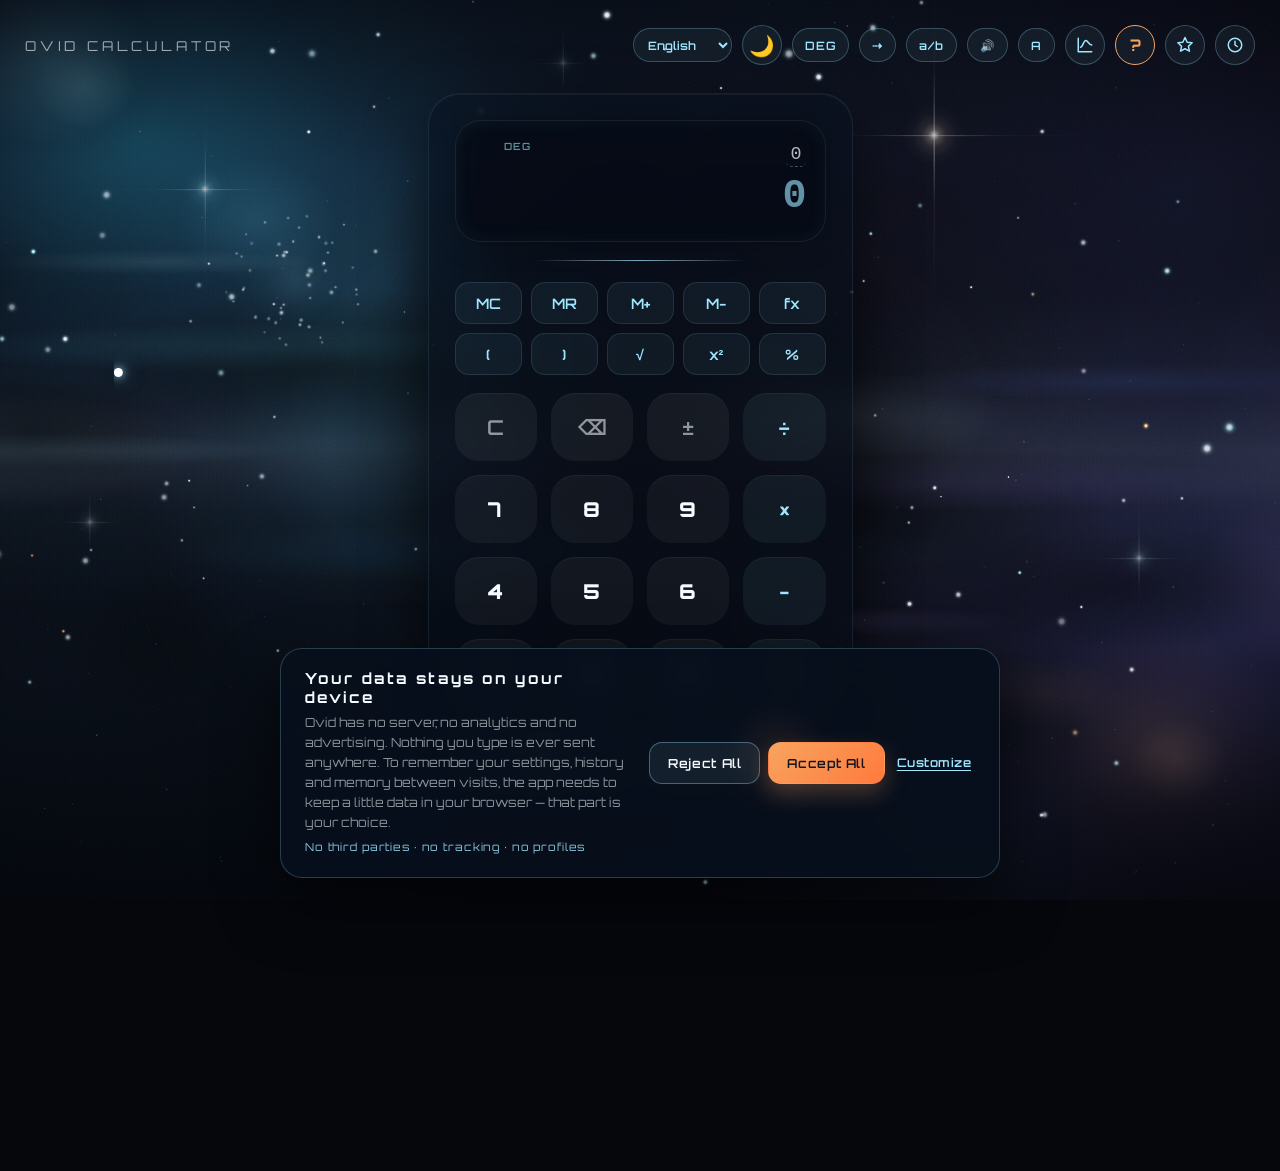
<file: index.html>
<!DOCTYPE html>
<html lang="en">
<head>
    <meta charset="UTF-8">
    <!-- Every asset this site loads is served from its own origin — no CDN,
         no font host, no analytics — so the policy can be the strictest one
         CSP allows: deny everything, then re-allow 'self' per directive.
         There is no 'unsafe-inline' anywhere because there is no inline
         script or style in the markup to need it. base-uri blocks <base>
         injection; form-action blocks form-based exfiltration (both forms
         here are preventDefault-handled and never actually submit).
         frame-ancestors is deliberately absent: it is ignored in a meta
         policy, and GitHub Pages cannot send real headers — see SECURITY.md. -->
    <meta http-equiv="Content-Security-Policy" content="default-src 'none'; script-src 'self'; style-src 'self'; img-src 'self' data:; font-src 'self'; connect-src 'self'; manifest-src 'self'; worker-src 'self'; base-uri 'none'; form-action 'none'">
    <meta name="referrer" content="no-referrer">
    <meta name="viewport" content="width=device-width, initial-scale=1.0">
    <meta name="description" data-i18n="app.description" content="Ovid Calculator — a space-themed scientific calculator with live results, unit-aware maths, exact fractions and offline support.">
    <!-- kept in step with the light/dark toggle by theme.js -->
    <meta name="theme-color" content="#05070d">
    <title data-i18n="app.pageTitle">Ovid Calculator</title>
    <link rel="manifest" href="manifest.json">
    <link rel="stylesheet" href="style.css">
    <link rel="icon" type="image/png" href="images/icon-192.png">
    <link rel="apple-touch-icon" href="images/icon-192.png">
    <meta property="og:title" content="Ovid Calculator">
    <meta property="og:description" content="Scientific calculator with units, exact fractions and error bars. Works offline.">
    <meta property="og:type" content="website">
    <meta property="og:url" content="https://denizsev.github.io/ovid-calculator/">
    <meta property="og:image" content="https://denizsev.github.io/ovid-calculator/docs/screenshot.jpg">
    <meta name="twitter:card" content="summary_large_image">
</head>
<body>

<!-- ================= SKY =================
     The drawn sky that replaced the video. Nebula clouds, dust lanes and
     diffraction-spiked stars are pure CSS; the canvas layer on top adds the
     parallax motion. A few KB instead of 16 MB. -->
<div class="sky" aria-hidden="true">
  <div class="base"></div>
  <div class="bleed anim"></div>
  <div class="band anim"></div>
  <div class="neb neb-a anim"></div>
  <div class="neb neb-b anim"></div>
  <div class="wisp wisp-a anim"></div>
  <div class="wisp wisp-b anim"></div>
  <div class="neb neb-c anim"></div>
  <div class="dust anim"></div>
  <div class="cluster"></div>
  <div class="heroes">
    <i class="hero h1"></i><i class="hero h2"></i><i class="hero h3"></i>
    <i class="hero h4"></i><i class="hero h5"></i><i class="hero h6"></i>
    <i class="hero h7"></i>
  </div>
  <div class="graticule"></div>
  <div class="grain"></div>
  <div class="grain-2"></div>
  <div class="vignette"></div>
</div>

<div id="skyflow" aria-hidden="true">
  <canvas id="flow-dust"></canvas>
  <canvas id="flow-stars"></canvas>
</div>

<!-- Accepted contributions each become a named star here -->
<div class="star-map" id="star-map" aria-hidden="true"></div>

<header class="app-header">
    <h1 class="app-title" data-i18n="app.title">OVID CALCULATOR</h1>

    <div class="header-tools">
        <span id="lang-mount"></span>
        <button id="theme-toggle" class="icon-btn" type="button" data-theme-toggle aria-label="Light / dark mode" data-i18n-aria-label="chip.theme" aria-pressed="false" title="Light / dark mode" data-i18n-title="chip.theme">🌙</button>
        <button id="angle-toggle" class="chip" type="button" title="Angle unit (degrees / radians)" data-i18n-title="chip.angle">DEG</button>
        <button id="step-toggle" class="chip" type="button" title="Warp mode: reveal the result step by step" data-i18n-title="chip.step" aria-pressed="false">⇢</button>
        <button id="fraction-toggle" class="chip" type="button" title="Fraction mode: show results as exact fractions" data-i18n-title="chip.fraction" aria-pressed="false" aria-label="Fraction mode" data-i18n-aria-label="chip.fractionLabel">a/b</button>
        <button id="sound-toggle" class="chip" type="button" title="Sound on/off" data-i18n-title="chip.sound" aria-pressed="true">🔊</button>
        <button id="size-toggle" class="chip" type="button" title="Text and key size" data-i18n-title="chip.size" aria-label="Change text and key size" data-i18n-aria-label="chip.sizeLabel">A</button>
        <a class="icon-btn" href="geometri.html" aria-label="Analytic geometry" data-i18n-aria-label="chip.geometryLabel" title="Analytic geometry — plot graphs" data-i18n-title="chip.geometry">
            <svg viewBox="0 0 24 24" width="18" height="18" fill="none" stroke="currentColor" stroke-width="2" stroke-linecap="round" stroke-linejoin="round">
                <path d="M3 21V3M3 21h18"></path>
                <path d="M6 15c3 0 4-9 7-9s4 6 8 6"></path>
            </svg>
        </a>
        <button id="help-open" class="icon-btn" type="button" aria-label="Help and shortcuts" data-i18n-aria-label="chip.helpLabel" aria-expanded="false" title="How does this work?" data-i18n-title="chip.help">?</button>
        <button id="mission-open" class="icon-btn" type="button" aria-label="Open Mission Control" data-i18n-aria-label="chip.missionLabel" aria-expanded="false" title="Mission Control — report a bug, send an idea" data-i18n-title="chip.mission">
            <svg viewBox="0 0 24 24" width="18" height="18" fill="none" stroke="currentColor" stroke-width="2" stroke-linecap="round" stroke-linejoin="round">
                <path d="M12 2l2.9 6.3 6.6.8-4.9 4.6 1.3 6.5L12 17l-5.9 3.2 1.3-6.5L2.5 9.1l6.6-.8z"></path>
            </svg>
        </button>
        <button id="panel-toggle" class="icon-btn" type="button" aria-label="Open panels" data-i18n-aria-label="chip.panelLabel" aria-expanded="false" title="History, constants and converter" data-i18n-title="chip.panel">
            <svg viewBox="0 0 24 24" width="18" height="18" fill="none" stroke="currentColor" stroke-width="2" stroke-linecap="round" stroke-linejoin="round">
                <circle cx="12" cy="12" r="9"></circle>
                <polyline points="12 7 12 12 15 14"></polyline>
            </svg>
        </button>
    </div>
</header>

<main class="main-section">

<section class="calculator">

    <!-- DISPLAY -->
    <div id="display">
        <div class="display-badges">
            <span class="memory-indicator" id="memory-indicator" title="Value held in memory" data-i18n-title="key.memoryIndicator">M</span>
            <span class="angle-indicator" id="angle-indicator">DEG</span>
        </div>
        <div class="top" id="expr-line">0</div>
        <div class="bottom copyable" id="result-line" title="Click to copy" data-i18n-title="key.copyResult">0</div>
        <div class="sr-only" id="a11y-result" role="status" aria-live="polite"></div>
    </div>

    <!-- "What if?" — drag a number and watch the result move live -->
    <div class="whatif" id="whatif" hidden>
        <div class="whatif-head">
            <span class="whatif-label" id="whatif-label">x</span>
            <button id="whatif-close" class="text-btn" type="button" aria-label="Close slider" data-i18n-aria-label="key.sliderClose">✕</button>
        </div>
        <input id="whatif-range" type="range" aria-label="Change the value" data-i18n-aria-label="key.sliderValue">
        <div class="whatif-bounds">
            <span id="whatif-min"></span>
            <span id="whatif-max"></span>
        </div>
    </div>

    <div class="calculator-divider" aria-hidden="true"></div>

    <!-- SCIENTIFIC PAD (collapsible) -->
    <div class="sci-buttons">
        <div class="sci-row memory-row">
            <button class="sci" id="mc" title="Clear memory" data-i18n-title="key.mc" aria-label="Clear memory" data-i18n-aria-label="key.mc">MC</button>
            <button class="sci" id="mr" title="Recall memory" data-i18n-title="key.mr" aria-label="Recall memory" data-i18n-aria-label="key.mr">MR</button>
            <button class="sci" id="mplus" title="Add to memory" data-i18n-title="key.mplus" aria-label="Add to memory" data-i18n-aria-label="key.mplus">M+</button>
            <button class="sci" id="mminus" title="Subtract from memory" data-i18n-title="key.mminus" aria-label="Subtract from memory" data-i18n-aria-label="key.mminus">M-</button>
            <button class="sci sci-expand" id="sci-toggle" type="button" aria-expanded="false" title="Scientific functions" data-i18n-title="key.fxTitle" aria-label="Open scientific functions" data-i18n-aria-label="key.fx">fx</button>
        </div>

        <div class="sci-advanced" id="sci-advanced" hidden>
            <div class="sci-row function-row">
                <button class="sci" id="second" type="button" aria-pressed="false" title="Secondary functions" data-i18n-title="key.second">2nd</button>
                <button class="sci fn" data-fn="sin" data-alt="asin">sin</button>
                <button class="sci fn" data-fn="cos" data-alt="acos">cos</button>
                <button class="sci fn" data-fn="tan" data-alt="atan">tan</button>
                <button class="sci fn" data-fn="ln" data-alt="exp">ln</button>
            </div>
            <div class="sci-row function-row">
                <button class="sci fn" data-fn="log" data-alt="10^">log</button>
                <button class="sci" id="power" title="Raise to a power" data-i18n-title="key.power" aria-label="Raise to a power" data-i18n-aria-label="key.power">x^y</button>
                <button class="sci" id="inverse" title="Reciprocal" data-i18n-title="key.inverse" aria-label="Reciprocal" data-i18n-aria-label="key.inverse">1/x</button>
                <button class="sci" id="factorial" title="Factorial" data-i18n-title="key.factorial" aria-label="Factorial" data-i18n-aria-label="key.factorial">n!</button>
                <button class="sci" id="mod" title="Remainder (mod)" data-i18n-title="key.mod" aria-label="Remainder (mod)" data-i18n-aria-label="key.mod">mod</button>
            </div>
            <div class="sci-row function-row">
                <button class="sci" id="const-pi" title="Pi" data-i18n-title="key.pi" aria-label="Pi" data-i18n-aria-label="key.pi">π</button>
                <button class="sci" id="const-e" title="Euler's number" data-i18n-title="key.e" aria-label="Euler's number" data-i18n-aria-label="key.e">e</button>
                <button class="sci" id="uncert" title="Add an error bar (e.g. 5.2±0.1)" data-i18n-title="key.uncertTitle" aria-label="Add an error bar" data-i18n-aria-label="key.uncert">±σ</button>
                <button class="sci" id="undo" title="Undo (Ctrl+Z)" data-i18n-title="key.undoTitle" aria-label="Undo" data-i18n-aria-label="key.undo">↶</button>
                <button class="sci" id="redo" title="Redo (Ctrl+Y)" data-i18n-title="key.redoTitle" aria-label="Redo" data-i18n-aria-label="key.redo">↷</button>
            </div>
        </div>

        <div class="sci-row function-row">
            <button class="sci" id="paren-open" aria-label="Open bracket" data-i18n-aria-label="key.parenOpen">(</button>
            <button class="sci" id="paren-close" aria-label="Close bracket" data-i18n-aria-label="key.parenClose">)</button>
            <button class="sci" id="sqrt" aria-label="Square root" data-i18n-aria-label="key.sqrt">√</button>
            <button class="sci" id="square" aria-label="Squared" data-i18n-aria-label="key.square">x²</button>
            <button class="sci" id="percent" aria-label="Percent" data-i18n-aria-label="key.percent">%</button>
        </div>
    </div>

    <!-- BUTTONS -->
    <div class="buttons">

        <button id="clear" aria-label="Clear all" data-i18n-aria-label="key.clear">C</button>
        <button id="backspace" aria-label="Delete last character" data-i18n-aria-label="key.backspace">⌫</button>
        <button id="plusminus" aria-label="Change sign" data-i18n-aria-label="key.sign">±</button>
        <button id="divide" class="operator" aria-label="Divide" data-i18n-aria-label="key.divide">÷</button>

        <button class="num">7</button>
        <button class="num">8</button>
        <button class="num">9</button>
        <button id="times" class="operator" aria-label="Multiply" data-i18n-aria-label="key.times">×</button>

        <button class="num">4</button>
        <button class="num">5</button>
        <button class="num">6</button>
        <button id="minus" class="operator" aria-label="Subtract" data-i18n-aria-label="key.minus">−</button>

        <button class="num">1</button>
        <button class="num">2</button>
        <button class="num">3</button>
        <button id="plus" class="operator" aria-label="Add" data-i18n-aria-label="key.plus">+</button>

        <button class="num zero">0</button>
        <button class="num" aria-label="Decimal separator" data-i18n-aria-label="key.decimal">.</button>
        <button id="equals" class="equal" aria-label="Equals, calculate" data-i18n-aria-label="key.equals">=</button>

    </div>

</section>

<aside class="side-panel" id="side-panel" aria-hidden="true">
    <div class="panel-tabs" role="tablist">
        <button class="panel-tab active" data-tab="history" role="tab" aria-selected="true" data-i18n="panel.history">History</button>
        <button class="panel-tab" data-tab="constants" role="tab" aria-selected="false" data-i18n="panel.constants">Constants</button>
        <button class="panel-tab" data-tab="units" role="tab" aria-selected="false" data-i18n="panel.units">Units</button>
        <button class="panel-tab" data-tab="convert" role="tab" aria-selected="false" data-i18n="panel.convert">Converter</button>
        <button class="panel-tab" data-tab="tools" role="tab" aria-selected="false" data-i18n="panel.tools">Tools</button>
    </div>

    <div class="panel-body">
        <section class="panel-pane active" id="pane-history" role="tabpanel">
            <div class="panel-head">
                <span data-i18n="panel.recent">Recent calculations</span>
                <button id="history-clear" class="text-btn" type="button" data-i18n="panel.clear">Clear</button>
            </div>
            <ul id="history-list" class="history-list"></ul>
        </section>

        <section class="panel-pane" id="pane-constants" role="tabpanel">
            <div class="panel-head"><span data-i18n="panel.constantsHead">Universal constants</span></div>
            <ul id="constants-list" class="constants-list"></ul>
        </section>

        <section class="panel-pane" id="pane-units" role="tabpanel">
            <div class="panel-head"><span data-i18n="panel.unitsHead">Unit-aware maths</span></div>
            <p class="panel-hint" id="units-hint"></p>
            <div id="units-groups" class="units-groups"></div>
        </section>

        <section class="panel-pane" id="pane-convert" role="tabpanel">
            <div class="panel-head"><span data-i18n="panel.converterHead">Unit converter</span></div>

            <label class="field">
                <span data-i18n="panel.category">Category</span>
                <select id="convert-category"></select>
            </label>

            <label class="field">
                <span data-i18n="panel.value">Value</span>
                <input id="convert-input" type="number" inputmode="decimal" value="1">
            </label>

            <div class="convert-row">
                <label class="field">
                    <span data-i18n="panel.from">From</span>
                    <select id="convert-from"></select>
                </label>
                <button id="convert-swap" class="text-btn" type="button" title="Swap units" data-i18n-title="panel.swap">⇅</button>
                <label class="field">
                    <span data-i18n="panel.to">To</span>
                    <select id="convert-to"></select>
                </label>
            </div>

            <output class="convert-result" id="convert-result">—</output>
            <button id="convert-use" class="text-btn" type="button" data-i18n="panel.sendToCalc">Send result to the calculator</button>
        </section>

        <section class="panel-pane" id="pane-tools" role="tabpanel">

            <details class="tool" open>
                <summary data-i18n="tools.numberTheory">Number theory</summary>
                <label class="field">
                    <span data-i18n="tools.number">Number</span>
                    <input id="nt-input" type="number" inputmode="numeric" value="360" min="1">
                </label>
                <div id="nt-result" class="tool-result"></div>

                <label class="field">
                    <span data-i18n="tools.secondNumber">Second number (for GCD / LCM)</span>
                    <input id="nt-second" type="number" inputmode="numeric" value="48" min="1">
                </label>
                <div id="nt-pair" class="tool-result"></div>
            </details>

            <details class="tool">
                <summary data-i18n="tools.base">Base conversion</summary>
                <div class="convert-row">
                    <label class="field">
                        <span data-i18n="panel.value">Value</span>
                        <input id="base-input" type="text" inputmode="text" value="255" spellcheck="false">
                    </label>
                    <label class="field">
                        <span data-i18n="tools.inputBase">Input base</span>
                        <select id="base-from">
                            <option value="10" data-i18n="tools.decimal">Decimal (10)</option>
                            <option value="2" data-i18n="tools.binary">Binary (2)</option>
                            <option value="8" data-i18n="tools.octal">Octal (8)</option>
                            <option value="16" data-i18n="tools.hex">Hexadecimal (16)</option>
                        </select>
                    </label>
                </div>
                <div id="base-result" class="tool-result"></div>
            </details>

            <details class="tool">
                <summary data-i18n="tools.stats">List statistics</summary>
                <label class="field">
                    <span data-i18n="tools.statsInput">Numbers (separate with commas, spaces or line breaks)</span>
                    <textarea id="stat-input" rows="3" spellcheck="false">12, 7, 3, 9, 7, 15, 4</textarea>
                </label>
                <div id="stat-result" class="tool-result"></div>
            </details>

        </section>
    </div>
</aside>

</main>

<footer class="calc-footer">

    <span data-i18n="app.footer">Powered by Deniz • Ovid Calculator</span>
    <span class="privacy-sep" aria-hidden="true">·</span>
    <span class="privacy-mount"></span>

</footer>

<div id="toast" class="toast" role="status" aria-live="polite"></div>

<!-- ================= YARDIM ================= -->
<div class="mission-modal" id="help-modal" aria-hidden="true" role="dialog" aria-modal="true" aria-labelledby="help-heading">
    <div class="mission-box">
        <div class="mission-header">
            <h2 id="help-heading" data-i18n="help.heading">HOW DOES THIS WORK?</h2>
            <button id="help-close" class="icon-btn" type="button" aria-label="Close" data-i18n-aria-label="help.close">✕</button>
        </div>

        <p class="mission-intro">
            <span data-i18n="help.intro">Ovid is not an ordinary calculator: it tracks measurement error, units and exact values. All of it is optional — ignore it and it behaves like any other calculator.</span>
        </p>

        <div class="mission-body">
            <div class="help-list">

                <section class="help-item">
                    <h3><span class="help-key">±σ</span> <span data-i18n="help.uncertTitle">Error bars</span></h3>
                    <p data-i18n="help.uncertBody">Carries the uncertainty of your measurement through the calculation.</p>
                    <code>5.2±0.1 × 3 = 15.6 ± 0.3</code>
                </section>

                <section class="help-item">
                    <h3><span class="help-key" data-i18n="panel.units">Units</span> <span data-i18n="help.unitsTitle">Unit-aware maths</span></h3>
                    <p data-i18n="help.unitsBody">Put a unit after a number; the result finds its own unit and rejects mismatched ones.</p>
                    <code>5 km + 300 m = 5.3 km · 100 km / 2 h = 50 km/h</code>
                </section>

                <section class="help-item">
                    <h3><span class="help-key">a/b</span> <span data-i18n="help.fractionTitle">Fraction mode</span></h3>
                    <p data-i18n="help.fractionBody">Shows the exact value instead of a rounded decimal.</p>
                    <code>1/3 + 1/6 = 1/2</code>
                </section>

                <section class="help-item">
                    <h3><span class="help-key">⇢</span> <span data-i18n="help.stepTitle">Warp mode</span></h3>
                    <p data-i18n="help.stepBody">Instead of jumping to the answer, it walks through the order of operations.</p>
                    <code>2 + 3 × 4 → 2 + 12 → 14</code>
                </section>

                <section class="help-item">
                    <h3><span class="help-key">↔</span> <span data-i18n="help.sliderTitle">"What if?"</span></h3>
                    <p data-i18n="help.sliderBody">Tap a number on the display; it becomes a slider and the result follows it live.</p>
                </section>

                <section class="help-item">
                    <h3><span class="help-key">fx</span> <span data-i18n="help.fxTitle">Scientific keys</span></h3>
                    <p data-i18n="help.fxBodyPlain">Trigonometry, logarithms, powers, factorial, mod. 2nd opens the inverse functions.</p>
                </section>

                <section class="help-item">
                    <h3><span class="help-key" data-i18n="panel.tools">Tools</span> <span data-i18n="help.toolsTitle">Number tools</span></h3>
                    <p data-i18n="help.toolsBody">Prime factors, GCD/LCM, base conversion (2/8/10/16), list statistics.</p>
                </section>

                <section class="help-item">
                    <h3><span class="help-key">📈</span> <span data-i18n="help.geoTitle">Analytic geometry</span></h3>
                    <p data-i18n="help.geoBody">The graph icon above opens a separate page for functions, points and circles. Same engine.</p>
                    <code>y = sin(x) · x² + y² = 9 · (2, 3)</code>
                </section>

                <section class="help-item">
                    <h3><span class="help-key">A</span> <span data-i18n="help.sizeTitle">Size</span></h3>
                    <p data-i18n="help.sizeBody">Scales the keys and text through three steps.</p>
                </section>

                <h3 class="mission-subhead" data-i18n="help.shortcuts">Keyboard shortcuts</h3>
                <ul class="shortcut-list">
                    <li><kbd>0-9</kbd> <span data-i18n="help.scDigits">digits</span></li>
                    <li><kbd>+ − * / ^</kbd> <span data-i18n="help.scOps">operators</span></li>
                    <li><kbd>( )</kbd> <span data-i18n="help.scParens">brackets</span></li>
                    <li><kbd>sin cos ln</kbd> <span data-i18n="help.scFunctions">you can type function names</span></li>
                    <li><kbd>km kg s</kbd> <span data-i18n="help.scUnits">you can type units</span></li>
                    <li><kbd>Enter</kbd> <span data-i18n="help.scEnter">calculate</span></li>
                    <li><kbd>Backspace</kbd> <span data-i18n="help.scBackspace">delete last character</span></li>
                    <li><kbd>Delete</kbd> <span data-i18n="help.scDelete">clear everything</span></li>
                    <li><kbd>Esc</kbd> <span data-i18n="help.scEscape">close panel / clear</span></li>
                    <li><kbd>Ctrl+Z</kbd> <span data-i18n="help.scUndo">undo</span></li>
                    <li><kbd>Ctrl+Y</kbd> <span data-i18n="help.scRedo">redo</span></li>
                    <li><kbd>%</kbd> <span data-i18n="help.scPercent">percent (50+10% = 55)</span></li>
                </ul>

                <p class="mission-hint" data-i18n="help.footer">Click the result to copy it. The app works offline and can be installed on your phone.</p>
            </div>
        </div>
    </div>
</div>

<!-- ================= MISSION CONTROL ================= -->
<div class="mission-modal" id="mission-modal" aria-hidden="true" role="dialog" aria-modal="true" aria-labelledby="mission-heading">
    <div class="mission-box">

        <div class="mission-header">
            <h2 id="mission-heading" data-i18n="mission.heading">MISSION CONTROL</h2>
            <button id="mission-close" class="icon-btn" type="button" aria-label="Close" data-i18n-aria-label="help.close">✕</button>
        </div>

        <p class="mission-intro">
            <span data-i18n="mission.intro">Found a bug, or have an idea? Send it — anything we judge sensible and useful gets built, and your contribution goes on the Hall of Fame.</span>
        </p>

        <div class="mission-tabs" role="tablist">
            <button class="mission-tab active" data-mtab="submit" role="tab" aria-selected="true" data-i18n="mission.tabSubmit">Contribute</button>
            <button class="mission-tab" data-mtab="record" role="tab" aria-selected="false" data-i18n="mission.tabRecord">My record</button>
            <button class="mission-tab" data-mtab="hall" role="tab" aria-selected="false" data-i18n="mission.tabHall">Hall of Fame</button>
        </div>

        <div class="mission-body">

            <!-- SUBMIT -->
            <section class="mission-pane active" id="mission-submit" role="tabpanel">
                <form id="mission-form" novalidate>
                    <label class="field">
                        <span data-i18n="mission.username">Your username</span>
                        <input id="mission-name" type="text" maxlength="20" placeholder="e.g. starhunter" data-i18n-placeholder="mission.usernamePlaceholder" autocomplete="nickname">
                    </label>

                    <label class="field">
                        <span data-i18n="mission.type">What are you sending?</span>
                        <select id="mission-type">
                            <option value="bug" data-i18n="mission.typeBug">🐞 Report a bug — something is broken</option>
                            <option value="idea" data-i18n="mission.typeIdea">💡 Propose a feature</option>
                            <option value="improve" data-i18n="mission.typeImprove">⚡ Suggest an improvement — this could be better</option>
                        </select>
                    </label>

                    <label class="field">
                        <span data-i18n="mission.titleField">Title</span>
                        <input id="mission-title" type="text" maxlength="80" placeholder="A short, clear title" data-i18n-placeholder="mission.titlePlaceholder">
                    </label>

                    <label class="field">
                        <span data-i18n="mission.detail">Details</span>
                        <textarea id="mission-detail" rows="4" maxlength="1200" placeholder="For a bug: what did you do, what did you expect, what happened? For an idea: what would it be good for?" data-i18n-placeholder="mission.detailPlaceholder"></textarea>
                    </label>

                    <button type="submit" class="mission-submit" data-i18n="mission.save">Save</button>
                </form>

                <div id="mission-feedback" class="mission-feedback" role="status" aria-live="polite"></div>
            </section>

            <!-- MY RECORD -->
            <section class="mission-pane" id="mission-record" role="tabpanel">
                <div class="rank-card">
                    <div class="rank-head">
                        <span class="rank-icon" id="rank-icon">🌑</span>
                        <div>
                            <div class="rank-title" id="rank-title">Rookie</div>
                            <div class="rank-xp" id="rank-xp">0 XP</div>
                        </div>
                    </div>
                    <div class="rank-bar"><div class="rank-bar-fill" id="rank-bar-fill"></div></div>
                    <div class="rank-next" id="rank-next"></div>
                </div>

                <h3 class="mission-subhead" data-i18n="mission.badges">Badges</h3>
                <ul class="badge-list" id="badge-list"></ul>

                <h3 class="mission-subhead" data-i18n="mission.myContributions">My contributions</h3>
                <ul class="entry-list" id="entry-list"></ul>
            </section>

            <!-- HALL OF FAME -->
            <section class="mission-pane" id="mission-hall" role="tabpanel">
                <p class="mission-hint" id="hall-hint"></p>
                <ul class="hall-list" id="hall-list"></ul>
                <div class="hall-updated" id="hall-updated"></div>
            </section>

        </div>
    </div>
</div>

<script src="engine.js"></script>
<script src="i18n.js"></script>
<script src="privacy.js"></script>
<script src="theme.js"></script>
<script src="sky.js"></script>
<script src="myJava.js"></script>
<script src="community.js"></script>
</body>
</html>
</file>
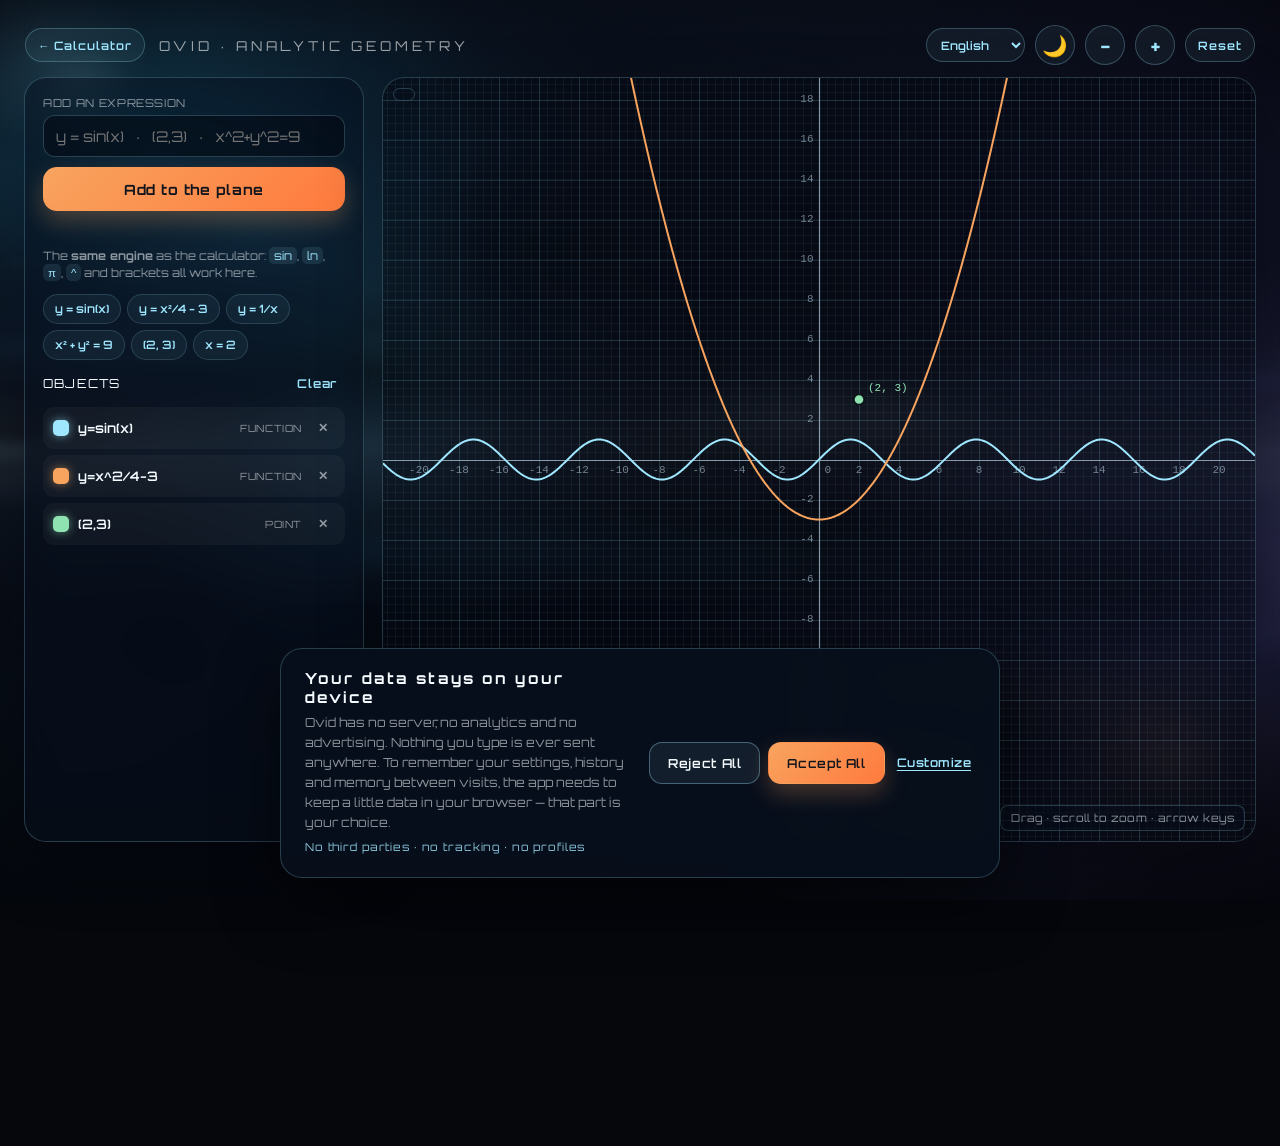
<file: geometri.html>
<!DOCTYPE html>
<html lang="en">
<head>
    <meta charset="UTF-8">
    <!-- see index.html for why this policy can be this strict -->
    <meta http-equiv="Content-Security-Policy" content="default-src 'none'; script-src 'self'; style-src 'self'; img-src 'self' data:; font-src 'self'; connect-src 'self'; manifest-src 'self'; worker-src 'self'; base-uri 'none'; form-action 'none'">
    <meta name="referrer" content="no-referrer">
    <meta name="viewport" content="width=device-width, initial-scale=1.0">
    <meta name="description" data-i18n="geo.description" content="Ovid Analytic Geometry — plot functions, points and circles on the coordinate plane. Uses the same engine as the calculator.">
    <meta name="theme-color" content="#05070d">
    <title data-i18n="geo.pageTitle">Ovid — Analytic Geometry</title>
    <link rel="manifest" href="manifest.json">
    <link rel="stylesheet" href="style.css">
    <link rel="icon" type="image/png" href="images/icon-192.png">
    <link rel="apple-touch-icon" href="images/icon-192.png">
</head>
<body class="geo-page">

<div class="sky" aria-hidden="true">
  <div class="base"></div>
  <div class="bleed anim"></div>
  <div class="band anim"></div>
  <div class="neb neb-a anim"></div>
  <div class="neb neb-b anim"></div>
  <div class="wisp wisp-a anim"></div>
  <div class="wisp wisp-b anim"></div>
  <div class="neb neb-c anim"></div>
  <div class="dust anim"></div>
  <div class="graticule"></div>
  <div class="grain"></div>
  <div class="vignette"></div>
</div>

<header class="app-header">
    <div class="app-header-left">
        <a class="chip back-chip" href="index.html" data-i18n="geo.backToCalc">← Calculator</a>
        <h1 class="app-title" data-i18n="geo.title">OVID · ANALYTIC GEOMETRY</h1>
    </div>

    <div class="header-tools">
        <span id="lang-mount"></span>
        <button id="theme-toggle" class="icon-btn" type="button" data-theme-toggle aria-label="Light / dark mode" data-i18n-aria-label="chip.theme" aria-pressed="false" title="Light / dark mode" data-i18n-title="chip.theme">🌙</button>
        <button id="zoom-out" class="icon-btn" type="button" aria-label="Zoom out" data-i18n-aria-label="geo.zoomOut" title="Zoom out" data-i18n-title="geo.zoomOut">−</button>
        <button id="zoom-in" class="icon-btn" type="button" aria-label="Zoom in" data-i18n-aria-label="geo.zoomIn" title="Zoom in" data-i18n-title="geo.zoomIn">+</button>
        <button id="zoom-reset" class="chip" type="button" title="Reset the view" data-i18n-title="geo.resetTitle" data-i18n="geo.reset">Reset</button>
    </div>
</header>

<main class="geo-main">

    <!-- OBJECT LIST -->
    <aside class="geo-side">
        <form id="obj-form" autocomplete="off">
            <label class="field">
                <span data-i18n="geo.addExpression">Add an expression</span>
                <input id="obj-input" type="text" spellcheck="false"
                       placeholder="y = sin(x)   ·   (2,3)   ·   x^2+y^2=9"
                       aria-describedby="obj-hint">
            </label>
            <button type="submit" class="mission-submit" data-i18n="geo.addToPlane">Add to the plane</button>
        </form>

        <div id="obj-error" class="geo-error" role="status" aria-live="polite"></div>

        <p class="panel-hint" id="obj-hint"></p>

        <div class="geo-samples">
            <button class="sample" type="button" data-expr="y=sin(x)">y = sin(x)</button>
            <button class="sample" type="button" data-expr="y=x^2/4-3">y = x²/4 − 3</button>
            <button class="sample" type="button" data-expr="y=1/x">y = 1/x</button>
            <button class="sample" type="button" data-expr="x^2+y^2=9">x² + y² = 9</button>
            <button class="sample" type="button" data-expr="(2,3)">(2, 3)</button>
            <button class="sample" type="button" data-expr="x=2">x = 2</button>
        </div>

        <div class="panel-head">
            <span data-i18n="geo.objects">Objects</span>
            <button id="obj-clear" class="text-btn" type="button" data-i18n="panel.clear">Clear</button>
        </div>

        <ul id="obj-list" class="obj-list"></ul>
        <p id="obj-empty" class="panel-empty" hidden data-i18n="geo.noObjects">No objects yet.</p>
    </aside>

    <!-- PLANE -->
    <section class="geo-plane">
        <canvas id="plane" tabindex="0"
                aria-label="Coordinate plane. Pan with the arrow keys, zoom with plus and minus." data-i18n-aria-label="geo.planeLabel"></canvas>
        <div id="readout" class="geo-readout" aria-live="off"></div>
        <div class="geo-hint" data-i18n="geo.controls">Drag · scroll to zoom · arrow keys</div>
    </section>

</main>

<footer class="calc-footer">
    <span class="privacy-mount"></span>
</footer>

<div id="toast" class="toast" role="status" aria-live="polite"></div>

<script src="engine.js"></script>
<script src="i18n.js"></script>
<script src="privacy.js"></script>
<script src="theme.js"></script>
<script src="geometri.js"></script>
</body>
</html>
</file>
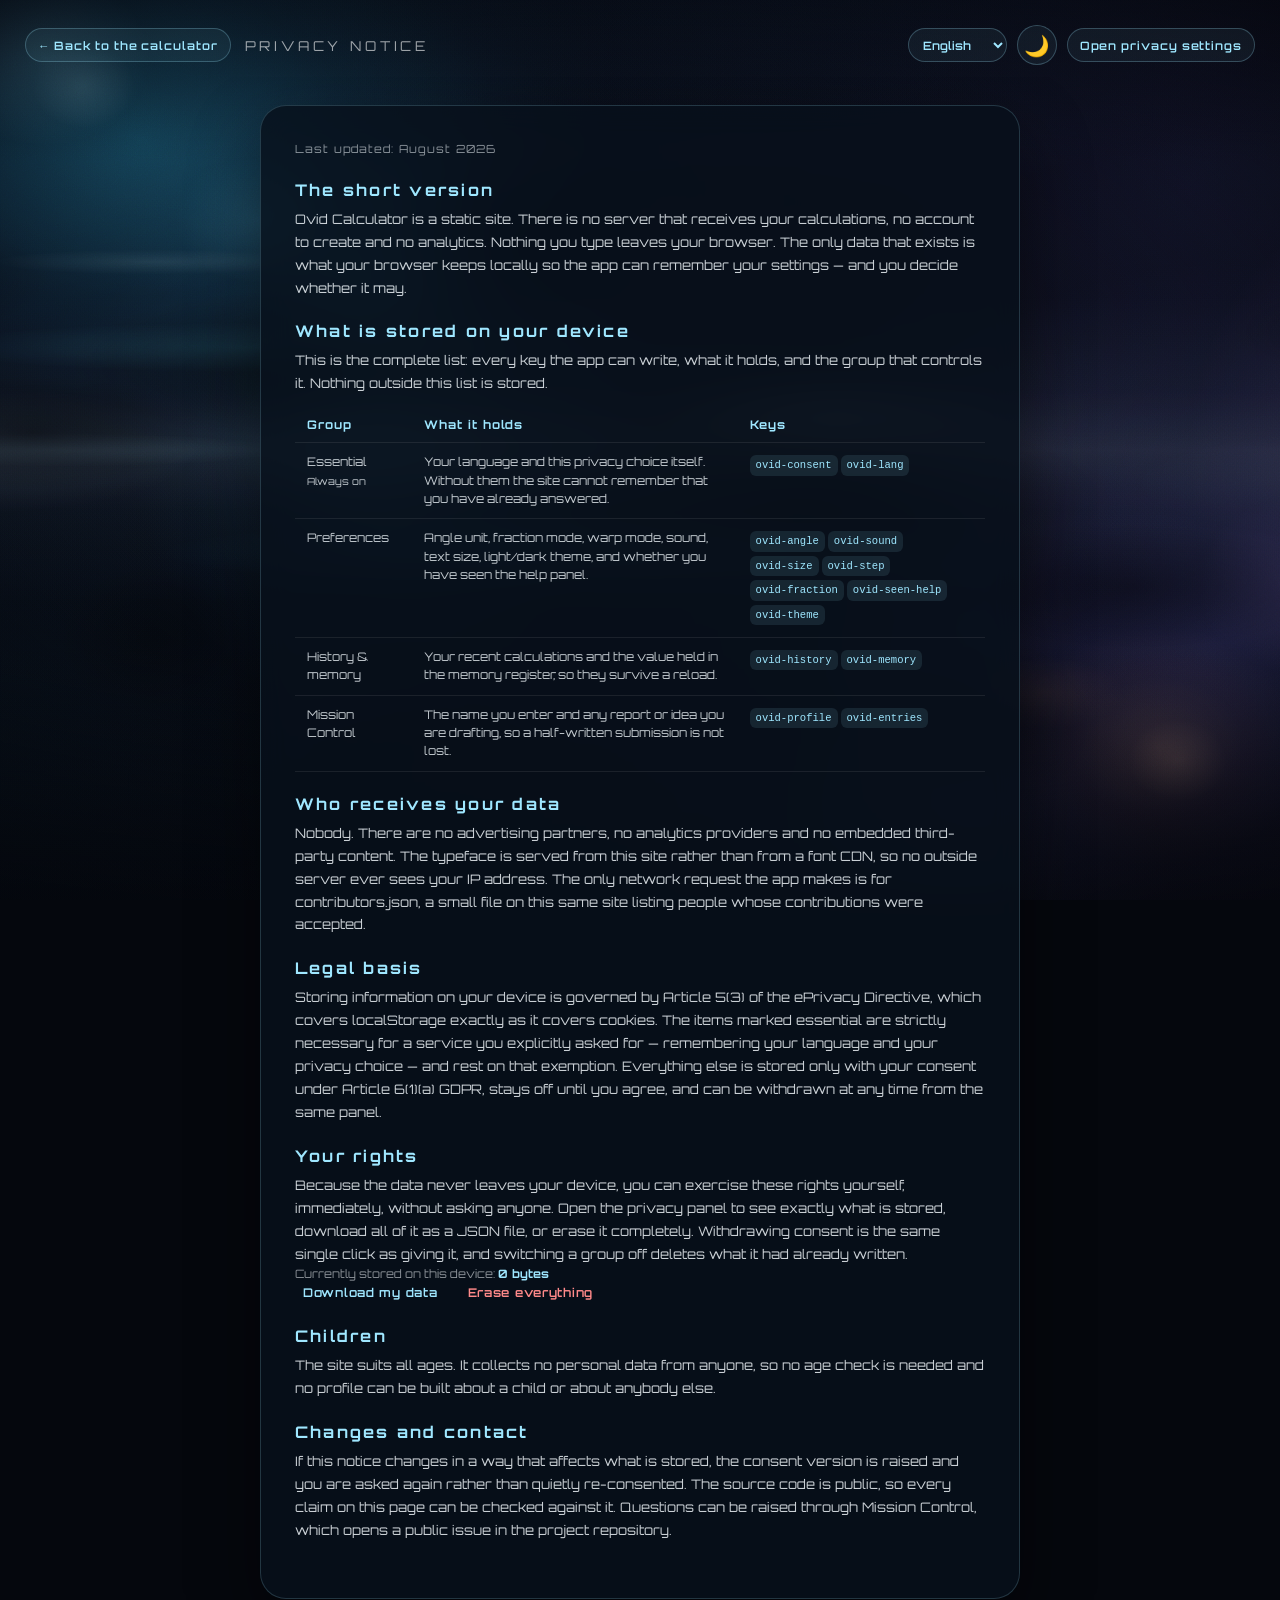
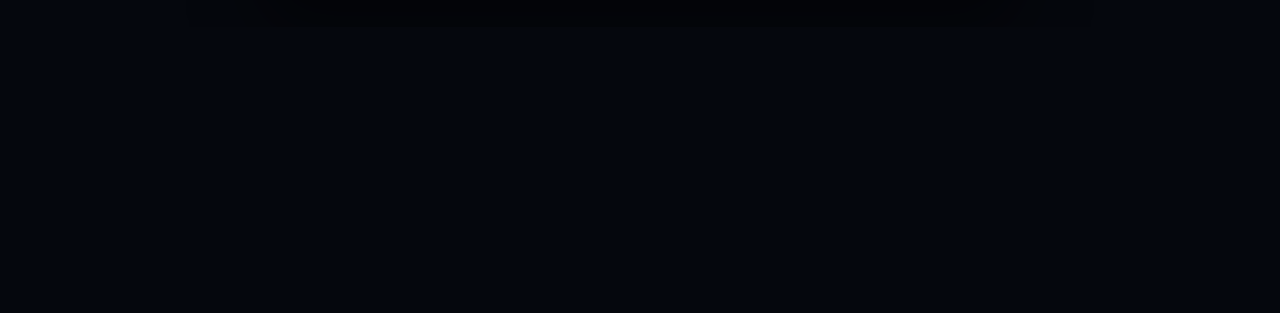
<file: privacy.html>
<!DOCTYPE html>
<html lang="en">
<head>
    <meta charset="UTF-8">
    <!-- see index.html for why this policy can be this strict -->
    <meta http-equiv="Content-Security-Policy" content="default-src 'none'; script-src 'self'; style-src 'self'; img-src 'self' data:; font-src 'self'; connect-src 'self'; manifest-src 'self'; worker-src 'self'; base-uri 'none'; form-action 'none'">
    <meta name="referrer" content="no-referrer">
    <meta name="viewport" content="width=device-width, initial-scale=1.0">
    <meta name="description" data-i18n="privacy.description" content="How Ovid Calculator handles your data: no server, no analytics, no third parties. Everything stays in your browser.">
    <meta name="theme-color" content="#05070d">
    <title data-i18n="privacy.pageTitle">Privacy — Ovid Calculator</title>
    <link rel="manifest" href="manifest.json">
    <link rel="stylesheet" href="style.css">
    <link rel="icon" type="image/png" href="images/icon-192.png">
    <link rel="apple-touch-icon" href="images/icon-192.png">
</head>
<body class="privacy-page">

<div class="sky" aria-hidden="true">
  <div class="base"></div>
  <div class="bleed anim"></div>
  <div class="band anim"></div>
  <div class="neb neb-a anim"></div>
  <div class="neb neb-b anim"></div>
  <div class="wisp wisp-a anim"></div>
  <div class="neb neb-c anim"></div>
  <div class="dust anim"></div>
  <div class="graticule"></div>
  <div class="grain"></div>
  <div class="vignette"></div>
</div>

<header class="app-header">
    <div class="app-header-left">
        <a class="chip back-chip" href="index.html" data-i18n="privacy.back">← Back to the calculator</a>
        <h1 class="app-title" data-i18n="privacy.pageHeading">PRIVACY NOTICE</h1>
    </div>

    <div class="header-tools">
        <span id="lang-mount"></span>
        <button id="theme-toggle" class="icon-btn" type="button" data-theme-toggle aria-label="Light / dark mode" data-i18n-aria-label="chip.theme" aria-pressed="false" title="Light / dark mode" data-i18n-title="chip.theme">🌙</button>
        <button id="privacy-open" class="chip" type="button" data-i18n="privacy.openSettings">Open privacy settings</button>
    </div>
</header>

<main>
    <article class="privacy-doc">

        <p class="privacy-updated" data-i18n="privacy.updated">Last updated: August 2026</p>

        <section>
            <h2 data-i18n="privacy.s1Title">The short version</h2>
            <p data-i18n="privacy.s1Body"></p>
        </section>

        <section>
            <h2 data-i18n="privacy.s2Title">What is stored on your device</h2>
            <p data-i18n="privacy.s2Body"></p>
            <div class="privacy-table-wrap">
                <table id="privacy-table"></table>
            </div>
        </section>

        <section>
            <h2 data-i18n="privacy.s3Title">Who receives your data</h2>
            <p data-i18n="privacy.s3Body"></p>
        </section>

        <section>
            <h2 data-i18n="privacy.s4Title">Legal basis</h2>
            <p data-i18n="privacy.s4Body"></p>
        </section>

        <section>
            <h2 data-i18n="privacy.s5Title">Your rights</h2>
            <p data-i18n="privacy.s5Body"></p>
            <div class="privacy-footprint">
                <span data-i18n="privacy.footprint"></span>
                <strong id="privacy-bytes"></strong>
            </div>
            <div class="privacy-actions">
                <button type="button" class="text-btn" id="privacy-export" data-i18n="privacy.export"></button>
                <button type="button" class="text-btn privacy-danger" id="privacy-erase" data-i18n="privacy.erase"></button>
            </div>
        </section>

        <section>
            <h2 data-i18n="privacy.s6Title">Children</h2>
            <p data-i18n="privacy.s6Body"></p>
        </section>

        <section>
            <h2 data-i18n="privacy.s7Title">Changes and contact</h2>
            <p data-i18n="privacy.s7Body"></p>
        </section>

    </article>
</main>

<footer class="calc-footer">
    <span data-i18n="app.footer">Powered by Deniz • Ovid Calculator</span>
    <span class="privacy-sep" aria-hidden="true">·</span>
    <span class="privacy-mount"></span>
</footer>

<div id="toast" class="toast" role="status" aria-live="polite"></div>

<script src="engine.js"></script>
<script src="i18n.js"></script>
<script src="privacy.js"></script>
<script src="theme.js"></script>
</body>
</html>
</file>
<file: style.css>
/* ===========================================================================
   OVID CALCULATOR — STYLESHEET

   Organised the way a Sass project would be, but without a Sass project:
   this site is served as static files with no build step, so the structure
   is carried by native CSS features that need no compiler.

     Sass idea            what is used here instead
     ------------------   --------------------------------------------------
     partials + @use      @layer, declared once below. The declaration fixes
                          the cascade order up front, so a rule's precedence
                          comes from the layer it is in rather than from how
                          specific its selector is or how far down the file
                          it happens to sit.
     $variables           custom properties in the TOKENS block.
     rgba($brand, .2)     rgba(var(--brand-rgb), .2) — see TOKENS.
     nesting              flat selectors, grouped under section banners. The
                          layer already provides the scoping that nesting is
                          usually reached for.

   LAYER ORDER (later wins)

     tokens        design decisions: colour channels, spacing, z-scale, themes
     base          reset and document defaults
     background    the drawn sky — self-contained, never touches the UI
     components    the interface itself, grouped by feature under the section
                   banners below (header, display, keypad, panels, modals,
                   geometry, privacy), each carrying its own responsive and
                   reduced-motion rules

   Four layers, not the seven a greenfield Sass setup would open with,
   because four is what this file's structure honestly supports: it is
   organised by feature, and a component's media queries sit beside the
   component they adjust rather than in a separate override sheet. Declaring
   empty `layout` and `utilities` layers to look more orthodox would mean
   moving working code for no benefit.

   What the order buys: the sky can never out-specify the UI, a base default
   can never beat a component, and precedence becomes a property of where a
   rule lives rather than a race between selector weights.
   =========================================================================== */

@layer tokens, base, background, components;

/* Orbitron is served from our own origin, not from Google's CDN. A remote font
   request would send every visitor's IP address to a third party before they
   have agreed to anything — the Munich court (LG München I, 3 O 17493/20)
   treated exactly that as an unlawful transfer. Orbitron is licensed under the
   SIL Open Font License 1.1, which permits hosting it ourselves; the licence
   travels with the file in fonts/OFL.txt. One variable file covers 400–900. */
@font-face {
    font-family: 'Orbitron';
    font-style: normal;
    font-weight: 400 900;
    font-display: swap;
    src: url('fonts/orbitron-latin.woff2') format('woff2');
}

@layer base {
* {
    margin: 0;
    padding: 0;
    box-sizing: border-box;
}
}   /* @layer base */

/* ---------------------------------------------------------------------------
   TOKENS

   The layer order above is this file's architecture; this block is its single
   source of truth for value. Two kinds of token live here, and the split is
   the important part:

     *-rgb    bare channel triplets, meant to be wrapped: rgba(var(--x), .2).
              This is the native equivalent of SCSS's rgba($brand, .2) — one
              definition, every opacity derived from it. It exists because
              87 declarations across this file had the accent hues written
              out as literals, which meant they stayed frozen at the dark
              palette when the light theme swapped everything around them.
     --name   finished, ready-to-use values composed from those channels.

   A theme therefore only ever redefines this block. Nothing below it needs
   to know a theme exists.
   --------------------------------------------------------------------------- */

@layer tokens {
:root {
    /* brand channels */
    --operator-rgb: 159, 231, 255;   /* instrument cyan */
    --accent-rgb: 248, 164, 95;      /* ember amber    */
    /* Danger had been four slightly different hardcoded pinks. They read
       well on a near-black panel (8.4:1) and failed badly once the light
       theme put them on white (2.3:1) — on the label of "Erase everything",
       of all things. One token, re-weighted per theme. */
    --danger-rgb: 255, 138, 138;

    /* surface + text channels */
    --hi-rgb: 255, 255, 255;         /* highlight tint on raised surfaces */
    --panel-rgb: 8, 16, 28;          /* solid glass panels               */
    --text-rgb: 245, 251, 255;

    /* composed roles */
    --operator-color: rgb(var(--operator-rgb));
    --accent-color: rgb(var(--accent-rgb));
    --text-color: #f5fbff;
    --muted-color: rgba(var(--text-rgb), 0.55);
    --ground: #05070d;

    --display-bg: rgba(4, 9, 18, 0.55);
    --panel-bg: rgba(var(--panel-rgb), 0.55);
    --button-bg: rgba(var(--hi-rgb), 0.045);
    --button-hover: rgba(var(--hi-rgb), 0.11);
    --sci-bg: rgba(var(--operator-rgb), 0.06);
    --sci-hover: rgba(var(--operator-rgb), 0.14);
    --border-glow: rgba(var(--operator-rgb), 0.22);
    /* Operator keys are tinted with the brand hue instead of the neutral
       key fill. The tint has to be a token rather than a fixed alpha: 6%
       cyan is a clear lift off near-black, but 6% of anything over a pale
       ground is nothing at all, and the operator column lost its key faces
       entirely in light mode while the number keys kept theirs. */
    --operator-key-bg: rgba(var(--operator-rgb), 0.06);

    /* fluid sizing tokens: scale with viewport instead of hard breakpoint cliffs */
    --gap-sm: clamp(5px, 1.2vh, 9px);
    --gap-md: clamp(7px, 1.9vw, 14px);
    --btn-h: clamp(44px, 8.4vh, 68px);
    --sci-h: clamp(30px, 5vh, 42px);
    --display-h: clamp(88px, 13.5vh, 150px);

    /* Stacking scale. Every z-index in this file comes from here, so the
       order of the whole interface can be read in one place instead of
       being inferred from magic numbers scattered across 3000 lines — the
       particle effect had drifted to 9999, and the toast sat at 70, which
       put it *behind* the modals and the consent banner that most often
       trigger it. Both are placed by role here instead. */
    --z-sky: -4;
    --z-skyflow: -3;
    --z-stars: -1;
    --z-panel: 60;
    --z-header: 65;
    --z-modal: 100;
    --z-banner: 120;
    --z-toast: 200;      /* must clear modals and the banner */
    --z-particle: 300;   /* transient click sparkle, above everything */
}

/* Light mode — the instrument by daylight rather than a different instrument.
   Every hue keeps its identity (the same cyan and amber run through the
   whole site) but is re-weighted for AA contrast on a pale ground: text
   16:1, the cyan and amber accents both re-tuned past 4.5:1 against
   --ground rather than eyeballed. */
:root[data-theme="light"] {
    /* Redefining the channels is what carries the theme into every
       rgba(var(--…), α) below — borders, glows and tints included, which
       is the part that used to stay stuck on the dark palette. */
    --operator-rgb: 9, 106, 130;     /* same cyan, darkened to 5.5:1 on --ground */
    --accent-rgb: 168, 84, 13;       /* same amber, darkened to 4.7:1 on --ground */
    --danger-rgb: 179, 38, 30;       /* 6.5:1 on a white panel */
    --hi-rgb: 255, 255, 255;
    --panel-rgb: 255, 255, 255;
    --text-rgb: 18, 22, 31;

    --text-color: #12161f;
    --muted-color: rgba(var(--text-rgb), 0.68);
    --ground: #e7edf3;

    /* Dark mode's surfaces are a faint white tint over a near-black ground —
       barely-there is enough to read as "lifted" against near-total black.
       A pale ground has no such headroom: surfaces have to be genuinely
       opaque white glass or a key reads as empty space, not a button. */
    --display-bg: rgba(var(--hi-rgb), 0.78);
    --panel-bg: rgba(var(--hi-rgb), 0.88);
    --button-bg: rgba(var(--hi-rgb), 0.62);
    --button-hover: rgba(var(--hi-rgb), 0.88);
    --sci-bg: rgba(var(--hi-rgb), 0.5);
    --sci-hover: rgba(var(--hi-rgb), 0.72);
    --border-glow: rgba(var(--operator-rgb), 0.32);
    /* white key face first, brand tint on top of it, so the operator column
       still reads as keys and is still distinguishable from the numbers */
    --operator-key-bg:
        linear-gradient(rgba(var(--operator-rgb), 0.1), rgba(var(--operator-rgb), 0.1)),
        rgba(var(--hi-rgb), 0.62);

    color-scheme: light;
}
}   /* @layer tokens */

@layer base {
html {
    height: 100%;
    color-scheme: dark;
}

body {
    min-height: 100vh;
    min-height: 100dvh;
    display: flex;
    flex-direction: column;
    overflow-x: hidden;
    overflow-y: auto;
    position: relative;
    isolation: isolate;
    background-color: var(--ground);
    font-family: 'Orbitron', 'Segoe UI', sans-serif;
    color: var(--text-color);
}
}   /* @layer base */

@layer background {
/* ================= BACKGROUND =================
   The sky is drawn, not downloaded. Layer order behind the UI:
     -4  .sky      pure-CSS deep field (nebulae, dust, cluster, hero stars)
     -3  #skyflow  canvas parallax — the only part CSS cannot fake
     -1  .star-map contributor stars
   ============================================== */

#skyflow {
    position: fixed;
    inset: 0;
    z-index: var(--z-skyflow);
    pointer-events: none;
    overflow: hidden;
}

#skyflow canvas {
    position: absolute;
    inset: 0;
    width: 100%;
    height: 100%;
    display: block;
}

/* a pool of calm at the centre so the readout always wins over the motion */
#skyflow::after {
    content: "";
    position: absolute;
    inset: -1px;
    background:
        radial-gradient(ellipse 30% 40% at 50% 50%, rgba(5, 7, 13, 0.82), rgba(5, 7, 13, 0.40) 55%, rgba(5, 7, 13, 0) 80%),
        radial-gradient(ellipse 130% 105% at 50% 50%, rgba(5, 7, 13, 0) 64%, rgba(5, 7, 13, 0.22) 100%);
}

/* ===========================================================================
   THE SKY — fixed, full-viewport, inert, behind all content.

   back .. front
     1  .base       deep wash, four colour zones         static
     2  .bleed      conic hue bleed                      160s rotate
     3  .band       galactic band + mottling             190s breathe
     4  .neb-a      cyan / teal cloud        screen      128s breathe
     5  .neb-b      indigo / violet cloud    screen      164s breathe
     6  .wisp-a     cyan filaments           screen      210s
     7  .wisp-b     violet filaments         screen      178s
     8  .neb-c      amber ember (sparing)    screen       96s breathe
     9  .dust       dark lanes               multiply    230s counter-drift
    --  moving stars are drawn by the canvas layer above, not here
    14  .heroes     bright suns + spikes                 twinkle
    15  .graticule  instrument hairlines                 static
    16  .grain      sensor noise (anti-banding)          static
    17  .vignette   falloff                              static
   =========================================================================== */

.sky {
  position: fixed;
  inset: 0;
  z-index: var(--z-sky);
  pointer-events: none;
  overflow: hidden;
  background: var(--ground);
  isolation: isolate;   /* keep blend modes inside the sky */
  contain: strict;      /* nothing here can affect page layout or paint */
}
.sky > * {
  position: absolute;
  inset: 0;
  backface-visibility: hidden;
}
.sky .anim {
  animation-timing-function: ease-in-out;
  animation-iteration-count: infinite;
  will-change: transform, opacity;
}

/* --- 1. base wash --------------------------------------------------------
   Wide, shallow gradients sized in vmax so a 1440px desktop and a 375px phone
   see the same composition rather than the phone seeing one flat corner.
   Nothing here is a hard edge: a long exposure has none.                    */
.base {
  background:
    radial-gradient(92vmax 70vmax at 15% 6%,    rgba(30, 96, 130, .30) 0%, rgba(18, 52, 86, .11) 36%, rgba(5, 7, 13, 0) 66%),
    radial-gradient(76vmax 82vmax at 93% 20%,   rgba(50, 54, 130, .24) 0%, rgba(26, 30, 78, .09) 40%, rgba(5, 7, 13, 0) 68%),
    radial-gradient(84vmax 62vmax at 82% 100%,  rgba(92, 52, 108, .16) 0%, rgba(40, 24, 58, .06) 42%, rgba(5, 7, 13, 0) 70%),
    radial-gradient(52vmax 52vmax at 0% 88%,    rgba(14, 70, 84, .15) 0%, rgba(5, 7, 13, 0) 60%),
    /* the cavity: keeps most of the frame genuinely black so the clouds have
       something to be bright against */
    radial-gradient(64vmax 48vmax at 46% 74%,   rgba(3, 4, 9, .70) 0%, rgba(3, 4, 9, .25) 52%, rgba(5, 7, 13, 0) 82%),
    radial-gradient(150vmax 130vmax at 50% 46%, rgba(5, 7, 13, .10) 0%, rgba(4, 5, 11, .82) 70%, rgba(2, 3, 7, .96) 100%),
    var(--ground);
}

/* --- 2. colour bleed -----------------------------------------------------
   A conic sweep at very low opacity: the field is never one flat hue, it
   drifts warm-cool around the frame the way a stacked exposure does.        */
.bleed {
  inset: -50%;
  opacity: .3;
  mix-blend-mode: screen;
  background: conic-gradient(from 200deg at 50% 50%,
    rgba(24, 84, 116, .16) 0deg,
    rgba(52, 56, 132, .13) 78deg,
    rgba(96, 56, 112, .10) 155deg,
    rgba(140, 92, 60, .07) 218deg,
    rgba(30, 92, 112, .13) 296deg,
    rgba(24, 84, 116, .16) 360deg);
  animation-name: bleed-turn;
  animation-duration: 300s;
  animation-timing-function: linear;
}
@keyframes bleed-turn {
  from { transform: rotate(0deg)   scale(1); }
  to   { transform: rotate(360deg) scale(1); }
}

/* --- 3. galactic band ----------------------------------------------------
   An elongated wash of unresolved starlight, mottled so it isn't a stripe.
   Oversized before rotation so the corners are never exposed.               */
.band {
  inset: -45%;
  mix-blend-mode: screen;
  background:
    /* mottling — brighter knots along the band */
    radial-gradient(26vmax 7vmax at 22% 50%, rgba(190, 216, 240, .10) 0%, transparent 72%),
    radial-gradient(20vmax 5vmax at 58% 48%, rgba(214, 234, 252, .12) 0%, transparent 70%),
    radial-gradient(30vmax 6vmax at 82% 52%, rgba(168, 200, 232, .08) 0%, transparent 74%),
    /* the band itself */
    linear-gradient(0deg,
      rgba(5, 7, 13, 0)         41%,
      rgba(104, 142, 180, .055) 46.5%,
      rgba(176, 208, 236, .115) 50%,
      rgba(104, 142, 180, .055) 53.5%,
      rgba(5, 7, 13, 0)         59%);
  animation-name: band-breathe;
  animation-duration: 190s;
}
@keyframes band-breathe {
  0%, 100% { transform: rotate(-24deg) translate3d(0, 0, 0) scale(1);     opacity: .70; }
  50%      { transform: rotate(-24deg) translate3d(-1.4%, .9%, 0) scale(1.05); opacity: 1; }
}

/* --- 4/5/8. nebula clouds ------------------------------------------------
   No filter:blur() anywhere. The softness is baked into the gradient stops,
   so animating transform never forces the layer to be re-blurred per frame.  */
.neb { inset: -25%; mix-blend-mode: screen; }

.neb-a {
  background:
    radial-gradient(48vmax 36vmax at 24% 27%, rgba(28, 148, 192, .40) 0%, rgba(20, 96, 140, .18) 34%, rgba(12, 52, 88, .05) 58%, transparent 76%),
    radial-gradient(28vmax 40vmax at 36% 43%, rgba(58, 186, 218, .20) 0%, rgba(26, 108, 150, .07) 42%, transparent 72%),
    radial-gradient(12vmax 10vmax at 19% 21%, rgba(159, 231, 255, .26) 0%, transparent 68%),
    radial-gradient(6vmax 5vmax at 21% 23%,   rgba(214, 246, 255, .22) 0%, transparent 66%),
    radial-gradient(9vmax 7vmax  at 30% 33%,  rgba(120, 214, 246, .16) 0%, transparent 70%),
    radial-gradient(56vmax 26vmax at 58% 14%, rgba(32, 84, 140, .15) 0%, transparent 72%);
  animation-name: breathe-a;
  animation-duration: 128s;
}
@keyframes breathe-a {
  0%, 100% { transform: translate3d(0, 0, 0) scale(1);          opacity: .70; }
  50%      { transform: translate3d(2%, -1.5%, 0) scale(1.09);  opacity: 1; }
}

.neb-b {
  background:
    radial-gradient(44vmax 42vmax at 80% 64%, rgba(80, 80, 178, .30) 0%, rgba(48, 48, 118, .13) 38%, transparent 70%),
    radial-gradient(26vmax 30vmax at 90% 50%, rgba(132, 96, 196, .18) 0%, transparent 66%),
    radial-gradient(11vmax 10vmax at 84% 60%, rgba(168, 138, 224, .16) 0%, transparent 68%),
    radial-gradient(24vmax 20vmax at 66% 82%, rgba(46, 104, 176, .16) 0%, transparent 72%),
    radial-gradient(38vmax 22vmax at 38% 94%, rgba(40, 60, 130, .13) 0%, transparent 74%);
  animation-name: breathe-b;
  animation-duration: 164s;
}
@keyframes breathe-b {
  0%, 100% { transform: translate3d(0, 0, 0) scale(1.06);       opacity: .95; }
  50%      { transform: translate3d(-2.2%, 1.2%, 0) scale(1);   opacity: .64; }
}

/* --- 6/7. filaments ------------------------------------------------------
   Rotated elements holding very elongated ellipses. This directional streaking
   is what separates "nebula" from "purple blob" — CSS radial-gradients can't
   be rotated individually, so the whole layer is rotated instead.            */
.wisp { inset: -45%; mix-blend-mode: screen; }

.wisp-a {
  background:
    radial-gradient(34vmax 2.6vmax at 34% 44%, rgba(72, 202, 240, .15) 0%, transparent 74%),
    radial-gradient(25vmax 1.8vmax at 26% 50%, rgba(159, 231, 255, .12) 0%, transparent 72%),
    radial-gradient(42vmax 3.4vmax at 47% 56%, rgba(40, 148, 200, .11) 0%, transparent 76%),
    radial-gradient(18vmax 1.4vmax at 30% 39%, rgba(200, 244, 255, .10) 0%, transparent 70%);
  animation-name: wisp-a-move;
  animation-duration: 210s;
}
@keyframes wisp-a-move {
  0%, 100% { transform: rotate(-34deg) translate3d(0, 0, 0) scale(1);    opacity: .62; }
  50%      { transform: rotate(-34deg) translate3d(1.6%, -1%, 0) scale(1.07); opacity: 1; }
}

.wisp-b {
  background:
    radial-gradient(38vmax 2.8vmax at 62% 52%, rgba(124, 96, 214, .13) 0%, transparent 74%),
    radial-gradient(27vmax 2vmax   at 70% 46%, rgba(78, 110, 220, .11) 0%, transparent 72%),
    radial-gradient(21vmax 1.6vmax at 58% 60%, rgba(168, 132, 232, .09) 0%, transparent 72%);
  animation-name: wisp-b-move;
  animation-duration: 178s;
}
@keyframes wisp-b-move {
  0%, 100% { transform: rotate(19deg) translate3d(0, 0, 0) scale(1.05);  opacity: .95; }
  50%      { transform: rotate(19deg) translate3d(-1.4%, 1.2%, 0) scale(1); opacity: .55; }
}

/* amber is the rare accent: one small warm ember, deliberately faint */
.neb-c {
  background:
    radial-gradient(16vmax 13vmax at 77% 72%, rgba(248, 164, 95, .20) 0%, rgba(186, 104, 56, .07) 42%, transparent 72%),
    radial-gradient(6vmax 5vmax   at 78% 73%, rgba(255, 202, 154, .17) 0%, transparent 64%),
    radial-gradient(9vmax 4vmax   at 71% 68%, rgba(248, 164, 95, .09) 0%, transparent 70%),
    radial-gradient(11vmax 9vmax  at 10% 9%,  rgba(248, 164, 95, .05) 0%, transparent 70%);
  animation-name: breathe-c;
  animation-duration: 96s;
}
@keyframes breathe-c {
  0%, 100% { transform: translate3d(0, 0, 0) scale(1);           opacity: .55; }
  50%      { transform: translate3d(-1%, -.8%, 0) scale(1.12);   opacity: .95; }
}

/* --- 9. dark dust lanes --------------------------------------------------
   Multiplying the ground colour back over the clouds carves negative space
   into them. Rotated so the lanes run with the band, not across it.          */
.dust {
  inset: -45%;
  mix-blend-mode: multiply;
  opacity: .9;
  /* Every stop runs colour -> fully transparent at 100%, so there is no edge
     anywhere; aspect ratios stay under ~4:1 so these read as density, not as
     streaks across the plate. */
  background:
    radial-gradient(20vmax 6vmax   at 37% 45%, rgba(5, 7, 13, .60), rgba(5, 7, 13, 0) 100%),
    radial-gradient(13vmax 4.5vmax at 25% 49%, rgba(5, 7, 13, .50), rgba(5, 7, 13, 0) 100%),
    radial-gradient(24vmax 7vmax   at 57% 53%, rgba(5, 7, 13, .52), rgba(5, 7, 13, 0) 100%),
    radial-gradient(11vmax 8vmax   at 45% 38%, rgba(5, 7, 13, .42), rgba(5, 7, 13, 0) 100%),
    radial-gradient(16vmax 5vmax   at 70% 58%, rgba(5, 7, 13, .46), rgba(5, 7, 13, 0) 100%),
    radial-gradient(9vmax 7vmax    at 64% 66%, rgba(5, 7, 13, .34), rgba(5, 7, 13, 0) 100%),
    radial-gradient(13vmax 4vmax   at 81% 43%, rgba(5, 7, 13, .38), rgba(5, 7, 13, 0) 100%),
    radial-gradient(8vmax 6vmax    at 30% 61%, rgba(5, 7, 13, .32), rgba(5, 7, 13, 0) 100%),
    radial-gradient(15vmax 5vmax   at 18% 40%, rgba(5, 7, 13, .36), rgba(5, 7, 13, 0) 100%);
  animation-name: dust-drift;
  animation-duration: 230s;
}
@keyframes dust-drift {
  0%, 100% { transform: rotate(-30deg) translate3d(0, 0, 0) scale(1.04); }
  50%      { transform: rotate(-30deg) translate3d(-1.4%, .9%, 0) scale(1); }
}

/* --- 13b. globular cluster ----------------------------------------------
   A single non-tiling knot of resolved pinpoints with its own unresolved
   glow, sitting inside the cyan nebulosity. Pure detail — but it is the
   detail that makes the frame read as a telescope plate. */
.cluster {
  inset: auto;
  left: 23%; top: 31%;
  width: 150px; height: 150px;
  margin: -75px 0 0 -75px;
  background-image:
    radial-gradient(circle at 124.93px 20.67px,rgba(255,255,255,0.54) 0,rgba(255,255,255,0.54) 0.51px,rgba(255,255,255,0.16) 0.97px,rgba(255,255,255,0) 1.73px),radial-gradient(circle at 62.63px 108.38px,rgba(208,232,255,0.5) 0,rgba(208,232,255,0.5) 0.96px,rgba(208,232,255,0.15) 1.83px,rgba(208,232,255,0) 3.27px),radial-gradient(circle at 56.65px 118.75px,rgba(208,232,255,0.51) 0,rgba(208,232,255,0.51) 0.79px,rgba(208,232,255,0.15) 1.49px,rgba(208,232,255,0) 2.67px),radial-gradient(circle at 123.86px 118.48px,rgba(208,232,255,0.49) 0,rgba(208,232,255,0.49) 0.54px,rgba(208,232,255,0.15) 1.03px,rgba(208,232,255,0) 1.84px),radial-gradient(circle at 90.01px 122.84px,rgba(255,255,255,0.5) 0,rgba(255,255,255,0.5) 0.79px,rgba(255,255,255,0.15) 1.5px,rgba(255,255,255,0) 2.68px),radial-gradient(circle at 69.11px 14.01px,rgba(255,255,255,0.59) 0,rgba(255,255,255,0.59) 0.56px,rgba(255,255,255,0.18) 1.07px,rgba(255,255,255,0) 1.91px),radial-gradient(circle at 137.62px 90.5px,rgba(208,232,255,0.41) 0,rgba(208,232,255,0.41) 0.55px,rgba(208,232,255,0.12) 1.05px,rgba(208,232,255,0) 1.88px),radial-gradient(circle at 80.92px 120.73px,rgba(208,232,255,0.71) 0,rgba(208,232,255,0.71) 0.73px,rgba(208,232,255,0.21) 1.4px,rgba(208,232,255,0) 2.5px),radial-gradient(circle at 60.76px 134.28px,rgba(255,255,255,0.46) 0,rgba(255,255,255,0.46) 0.61px,rgba(255,255,255,0.14) 1.16px,rgba(255,255,255,0) 2.08px),radial-gradient(circle at 101.43px 133.52px,rgba(255,255,255,0.38) 0,rgba(255,255,255,0.38) 0.63px,rgba(255,255,255,0.11) 1.19px,rgba(255,255,255,0) 2.13px),radial-gradient(circle at 32.55px 39.31px,rgba(208,232,255,0.39) 0,rgba(208,232,255,0.39) 0.71px,rgba(208,232,255,0.12) 1.34px,rgba(208,232,255,0) 2.41px),radial-gradient(circle at 138.97px 100.19px,rgba(255,255,255,0.51) 0,rgba(255,255,255,0.51) 0.56px,rgba(255,255,255,0.15) 1.07px,rgba(255,255,255,0) 1.92px),radial-gradient(circle at 30.9px 66.41px,rgba(208,232,255,0.46) 0,rgba(208,232,255,0.46) 0.67px,rgba(208,232,255,0.14) 1.27px,rgba(208,232,255,0) 2.27px),radial-gradient(circle at 7.15px 88.17px,rgba(208,232,255,0.42) 0,rgba(208,232,255,0.42) 0.52px,rgba(208,232,255,0.13) 0.99px,rgba(208,232,255,0) 1.78px),radial-gradient(circle at 106.89px 39.19px,rgba(208,232,255,0.41) 0,rgba(208,232,255,0.41) 0.81px,rgba(208,232,255,0.12) 1.55px,rgba(208,232,255,0) 2.77px),radial-gradient(circle at 133.67px 63.54px,rgba(208,232,255,0.38) 0,rgba(208,232,255,0.38) 0.6px,rgba(208,232,255,0.11) 1.14px,rgba(208,232,255,0) 2.04px),radial-gradient(circle at 17.66px 49.49px,rgba(208,232,255,0.6) 0,rgba(208,232,255,0.6) 0.61px,rgba(208,232,255,0.18) 1.15px,rgba(208,232,255,0) 2.06px),radial-gradient(circle at 24.1px 85.63px,rgba(255,255,255,0.64) 0,rgba(255,255,255,0.64) 0.61px,rgba(255,255,255,0.19) 1.16px,rgba(255,255,255,0) 2.08px),radial-gradient(circle at 137.29px 85.6px,rgba(255,255,255,0.61) 0,rgba(255,255,255,0.61) 0.54px,rgba(255,255,255,0.18) 1.02px,rgba(255,255,255,0) 1.83px),radial-gradient(circle at 80.01px 23.59px,rgba(208,232,255,0.56) 0,rgba(208,232,255,0.56) 0.6px,rgba(208,232,255,0.17) 1.14px,rgba(208,232,255,0) 2.04px),radial-gradient(circle at 87.81px 12.24px,rgba(208,232,255,0.59) 0,rgba(208,232,255,0.59) 0.56px,rgba(208,232,255,0.18) 1.07px,rgba(208,232,255,0) 1.91px),radial-gradient(circle at 66.92px 140.73px,rgba(255,255,255,0.55) 0,rgba(255,255,255,0.55) 0.6px,rgba(255,255,255,0.16) 1.15px,rgba(255,255,255,0) 2.05px),radial-gradient(circle at 106.39px 66.7px,rgba(255,255,255,0.46) 0,rgba(255,255,255,0.46) 0.7px,rgba(255,255,255,0.14) 1.34px,rgba(255,255,255,0) 2.4px),radial-gradient(circle at 74.3px 37.39px,rgba(208,232,255,0.72) 0,rgba(208,232,255,0.72) 0.59px,rgba(208,232,255,0.22) 1.12px,rgba(208,232,255,0) 2px),radial-gradient(circle at 61.91px 103.94px,rgba(208,232,255,0.66) 0,rgba(208,232,255,0.66) 0.55px,rgba(208,232,255,0.2) 1.05px,rgba(208,232,255,0) 1.88px),radial-gradient(circle at 36.53px 113.1px,rgba(208,232,255,0.66) 0,rgba(208,232,255,0.66) 0.76px,rgba(208,232,255,0.2) 1.45px,rgba(208,232,255,0) 2.6px),radial-gradient(circle at 27.04px 30.12px,rgba(208,232,255,0.5) 0,rgba(208,232,255,0.5) 0.52px,rgba(208,232,255,0.15) 0.98px,rgba(208,232,255,0) 1.75px),radial-gradient(circle at 49.65px 114.66px,rgba(208,232,255,0.47) 0,rgba(208,232,255,0.47) 0.79px,rgba(208,232,255,0.14) 1.5px,rgba(208,232,255,0) 2.68px),radial-gradient(circle at 24.99px 84.06px,rgba(208,232,255,0.4) 0,rgba(208,232,255,0.4) 0.74px,rgba(208,232,255,0.12) 1.41px,rgba(208,232,255,0) 2.53px),radial-gradient(circle at 113.23px 38.68px,rgba(208,232,255,0.6) 0,rgba(208,232,255,0.6) 0.56px,rgba(208,232,255,0.18) 1.06px,rgba(208,232,255,0) 1.9px),radial-gradient(circle at 62.2px 108.96px,rgba(208,232,255,0.68) 0,rgba(208,232,255,0.68) 0.85px,rgba(208,232,255,0.2) 1.61px,rgba(208,232,255,0) 2.89px),radial-gradient(circle at 64.72px 100.61px,rgba(208,232,255,0.65) 0,rgba(208,232,255,0.65) 0.64px,rgba(208,232,255,0.19) 1.21px,rgba(208,232,255,0) 2.17px),radial-gradient(circle at 116.54px 83.12px,rgba(208,232,255,0.7) 0,rgba(208,232,255,0.7) 0.55px,rgba(208,232,255,0.21) 1.05px,rgba(208,232,255,0) 1.88px),radial-gradient(circle at 91.22px 66.72px,rgba(208,232,255,0.65) 0,rgba(208,232,255,0.65) 1.26px,rgba(208,232,255,0.2) 2.39px,rgba(208,232,255,0) 4.27px),radial-gradient(circle at 60.04px 40.15px,rgba(208,232,255,0.53) 0,rgba(208,232,255,0.53) 0.84px,rgba(208,232,255,0.16) 1.6px,rgba(208,232,255,0) 2.85px),radial-gradient(circle at 54.78px 100.1px,rgba(255,255,255,0.77) 0,rgba(255,255,255,0.77) 0.62px,rgba(255,255,255,0.23) 1.17px,rgba(255,255,255,0) 2.1px),radial-gradient(circle at 103.1px 138.35px,rgba(255,255,255,0.4) 0,rgba(255,255,255,0.4) 0.57px,rgba(255,255,255,0.12) 1.09px,rgba(255,255,255,0) 1.94px),radial-gradient(circle at 58.1px 51.49px,rgba(255,255,255,0.75) 0,rgba(255,255,255,0.75) 0.59px,rgba(255,255,255,0.22) 1.13px,rgba(255,255,255,0) 2.01px),radial-gradient(circle at 112.41px 88.38px,rgba(208,232,255,0.66) 0,rgba(208,232,255,0.66) 0.94px,rgba(208,232,255,0.2) 1.79px,rgba(208,232,255,0) 3.2px),radial-gradient(circle at 22.59px 52.47px,rgba(208,232,255,0.48) 0,rgba(208,232,255,0.48) 0.62px,rgba(208,232,255,0.15) 1.19px,rgba(208,232,255,0) 2.12px),radial-gradient(circle at 100.02px 33.07px,rgba(255,255,255,0.64) 0,rgba(255,255,255,0.64) 0.69px,rgba(255,255,255,0.19) 1.32px,rgba(255,255,255,0) 2.36px),radial-gradient(circle at 104.55px 59.71px,rgba(208,232,255,0.51) 0,rgba(208,232,255,0.51) 0.92px,rgba(208,232,255,0.15) 1.74px,rgba(208,232,255,0) 3.12px),radial-gradient(circle at 82.12px 116.03px,rgba(208,232,255,0.62) 0,rgba(208,232,255,0.62) 0.8px,rgba(208,232,255,0.18) 1.52px,rgba(208,232,255,0) 2.72px),radial-gradient(circle at 45.91px 18.4px,rgba(255,255,255,0.49) 0,rgba(255,255,255,0.49) 0.63px,rgba(255,255,255,0.15) 1.2px,rgba(255,255,255,0) 2.15px),radial-gradient(circle at 14.34px 97.49px,rgba(255,255,255,0.55) 0,rgba(255,255,255,0.55) 0.51px,rgba(255,255,255,0.16) 0.97px,rgba(255,255,255,0) 1.74px),radial-gradient(circle at 108.89px 48.6px,rgba(208,232,255,0.63) 0,rgba(208,232,255,0.63) 0.61px,rgba(208,232,255,0.19) 1.15px,rgba(208,232,255,0) 2.06px),radial-gradient(circle at 90.45px 80.83px,rgba(208,232,255,0.51) 0,rgba(208,232,255,0.51) 0.95px,rgba(208,232,255,0.15) 1.8px,rgba(208,232,255,0) 3.23px),radial-gradient(circle at 45.57px 128.21px,rgba(208,232,255,0.39) 0,rgba(208,232,255,0.39) 0.56px,rgba(208,232,255,0.12) 1.06px,rgba(208,232,255,0) 1.89px),radial-gradient(circle at 91.19px 94.04px,rgba(208,232,255,0.68) 0,rgba(208,232,255,0.68) 0.52px,rgba(208,232,255,0.21) 0.99px,rgba(208,232,255,0) 1.77px),radial-gradient(circle at 64.62px 51.37px,rgba(208,232,255,0.79) 0,rgba(208,232,255,0.79) 0.96px,rgba(208,232,255,0.24) 1.82px,rgba(208,232,255,0) 3.25px),radial-gradient(circle at 88.93px 71.11px,rgba(255,255,255,0.59) 0,rgba(255,255,255,0.59) 0.98px,rgba(255,255,255,0.18) 1.86px,rgba(255,255,255,0) 3.33px),radial-gradient(circle at 65.87px 47.94px,rgba(208,232,255,0.61) 0,rgba(208,232,255,0.61) 0.73px,rgba(208,232,255,0.18) 1.39px,rgba(208,232,255,0) 2.48px),
    radial-gradient(circle closest-side, rgba(190, 230, 255, .09) 0%, rgba(110, 180, 224, .03) 36%, rgba(159, 231, 255, 0) 68%);
  background-repeat: no-repeat;
  animation-name: cluster-breathe;
  animation-duration: 74s;
  animation-timing-function: ease-in-out;
  animation-iteration-count: infinite;
  will-change: transform, opacity;
}
@keyframes cluster-breathe {
  0%, 100% { transform: scale(1);    opacity: .78; }
  50%      { transform: scale(1.04); opacity: 1; }
}

/* --- 14. hero stars ------------------------------------------------------ */
.hero {
  position: absolute;
  width: var(--s); height: var(--s);
  margin-left: calc(var(--s) / -2);
  margin-top: calc(var(--s) / -2);
  opacity: var(--base);
  background: radial-gradient(circle closest-side,
    rgba(255, 255, 255, .98) 0%,
    rgba(255, 255, 255, .62) 5%,
    rgba(var(--tint), .34) 12%,
    rgba(var(--tint), .13) 25%,
    rgba(var(--tint), .04) 45%,
    rgba(var(--tint), 0)   72%);
  animation-name: twinkle;
  animation-timing-function: ease-in-out;
  animation-iteration-count: infinite;
  will-change: transform, opacity;
}
/* four-point diffraction spikes — what makes it read as a telescope plate */
.hero::before, .hero::after {
  content: "";
  position: absolute;
  left: 50%; top: 50%;
  width: calc(var(--s) * var(--spike));
  height: 1px;
  margin-left: calc(var(--s) * var(--spike) / -2);
  margin-top: -.5px;
  background: linear-gradient(90deg,
    rgba(var(--tint), 0)   0%,
    rgba(var(--tint), .06) 32%,
    rgba(255, 255, 255, .38) 50%,
    rgba(var(--tint), .06) 68%,
    rgba(var(--tint), 0)   100%);
}
.hero::after { transform: rotate(90deg); transform-origin: 50% 50%; }
@keyframes twinkle {
  0%, 100% { transform: scale(.90); opacity: calc(var(--base) * .58); }
  50%      { transform: scale(1.07); opacity: var(--base); }
}

  .h1 { --s: 74px; --tint: 159,231,255; --spike: 3.6; --base: 0.8;
    left: 16%; top: 21%; animation-duration: 11s; animation-delay: 0s; }
  .h2 { --s: 96px; --tint: 255,224,192; --spike: 4; --base: 0.95;
    left: 73%; top: 15%; animation-duration: 15s; animation-delay: -4s; }
  .h3 { --s: 60px; --tint: 159,231,255; --spike: 3.2; --base: 0.62;
    left: 89%; top: 62%; animation-duration: 9s; animation-delay: -2s; }
  .h4 { --s: 66px; --tint: 248,164,95; --spike: 3.2; --base: 0.55;
    left: 29%; top: 79%; animation-duration: 13s; animation-delay: -7s; }
  .h5 { --s: 46px; --tint: 208,232,255; --spike: 2.8; --base: 0.42;
    left: 60%; top: 41%; animation-duration: 8s; animation-delay: -5s; }
  .h6 { --s: 52px; --tint: 208,232,255; --spike: 2.8; --base: 0.46;
    left: 7%; top: 58%; animation-duration: 17s; animation-delay: -11s; }
  .h7 { --s: 50px; --tint: 159,231,255; --spike: 2.8; --base: 0.4;
    left: 44%; top: 7%; animation-duration: 12s; animation-delay: -9s; }

/* --- 15. instrument graticule -------------------------------------------
   Measurement hairlines at the threshold of visibility, masked out of the
   centre so they never compete with the UI. Plate texture, not decoration.  */
.graticule {
  opacity: .34;
  background:
    repeating-linear-gradient(90deg, rgba(159, 231, 255, .05) 0 1px, transparent 1px 128px),
    repeating-linear-gradient(0deg,  rgba(159, 231, 255, .04) 0 1px, transparent 1px 128px);
  -webkit-mask-image: radial-gradient(115% 105% at 50% 50%, transparent 34%, rgba(0, 0, 0, .45) 68%, #000 100%);
          mask-image: radial-gradient(115% 105% at 50% 50%, transparent 34%, rgba(0, 0, 0, .45) 68%, #000 100%);
}

/* --- 16. sensor grain ----------------------------------------------------
   Two passes. 'overlay' dithers the huge soft gradients — this is the
   anti-banding workhorse on a wide display. 'screen' adds hot-pixel glitter. */
.grain {
  background-image: url("data:image/svg+xml,%3Csvg xmlns='http://www.w3.org/2000/svg' width='220' height='220'%3E%3Cfilter id='n' x='0' y='0'%3E%3CfeTurbulence type='fractalNoise' baseFrequency='0.9' numOctaves='4' seed='7' stitchTiles='stitch'/%3E%3C/filter%3E%3Crect width='220' height='220' filter='url(%23n)'/%3E%3C/svg%3E");
  background-size: 220px 220px;
  opacity: .14;
  mix-blend-mode: overlay;
}
.grain-2 {
  background-image: url("data:image/svg+xml,%3Csvg xmlns='http://www.w3.org/2000/svg' width='180' height='180'%3E%3Cfilter id='n' x='0' y='0'%3E%3CfeTurbulence type='fractalNoise' baseFrequency='0.62' numOctaves='3' seed='19' stitchTiles='stitch'/%3E%3C/filter%3E%3Crect width='180' height='180' filter='url(%23n)'/%3E%3C/svg%3E");
  background-size: 180px 180px;
  opacity: .04;
  mix-blend-mode: screen;
}

/* --- 17. vignette -------------------------------------------------------- */
.vignette {
  background:
    radial-gradient(122% 100% at 50% 44%, transparent 22%, rgba(4, 6, 12, .30) 52%, rgba(3, 4, 9, .74) 82%, rgba(1, 2, 5, .96) 100%),
    linear-gradient(180deg, rgba(4, 6, 12, .46) 0%, transparent 18%, transparent 72%, rgba(4, 6, 12, .60) 100%);
}

/* --- daylight veiling -----------------------------------------------------
   Light mode is not a second nebula field painted stop-by-stop — it is the
   same plate the way starlight actually behaves at dawn: brightened,
   desaturated and thinned by atmosphere, with the moving stars faded almost
   out. The composition underneath never changes. */
:root[data-theme="light"] .sky {
  filter: brightness(1.7) saturate(0.4) contrast(0.92);
}
:root[data-theme="light"] #skyflow {
  opacity: 0.25;
}
:root[data-theme="light"] #skyflow::after {
  background:
    radial-gradient(ellipse 30% 40% at 50% 50%, rgba(238, 242, 246, 0.55), rgba(238, 242, 246, 0.20) 55%, rgba(238, 242, 246, 0) 80%),
    radial-gradient(ellipse 130% 105% at 50% 50%, rgba(238, 242, 246, 0) 64%, rgba(238, 242, 246, 0.35) 100%);
}

/* ===========================================================================
   REDUCED MOTION — the sky holds its pose.
   =========================================================================== */
@media (prefers-reduced-motion: reduce) {
  .sky *, .sky *::before, .sky *::after {
    animation: none !important;
    transition: none !important;
  }
  /* park the breathing layers near their mid-state so nothing looks unfinished */
  .band   { transform: rotate(-24deg) scale(1.03); opacity: .86; }
  .neb-a  { transform: scale(1.05); opacity: .88; }
  .neb-b  { transform: scale(1.03); opacity: .82; }
  .neb-c  { transform: scale(1.06); opacity: .78; }
  .wisp-a { transform: rotate(-34deg) scale(1.04); opacity: .84; }
  .wisp-b { transform: rotate(19deg) scale(1.03); opacity: .78; }
  .dust   { transform: rotate(-30deg) scale(1.02); }
  .hero   { transform: scale(1); }
}
}   /* @layer background */

@layer components {
/* ================= HEADER ================= */

.app-header {
    display: flex;
    align-items: center;
    justify-content: space-between;
    margin: clamp(14px, 3.5vh, 25px) clamp(14px, 4vw, 25px) clamp(6px, 1.5vh, 12px);
    position: relative;
    z-index: var(--z-header);
}

.app-title {
    font-weight: 400;
    font-size: clamp(0.65rem, 2.2vw, 0.85rem);
    letter-spacing: 0.28em;
    color: rgba(var(--hi-rgb), 0.6);
    white-space: nowrap;
    flex-shrink: 0;
}

/* Sub-pages (analytic geometry, the privacy notice) lead with the way back
   to the calculator rather than burying it among page-specific tools —
   the one link every visitor to a sub-page eventually wants, placed where
   navigation convention already trains people to look for it. */
.app-header-left {
    display: flex;
    align-items: center;
    gap: clamp(8px, 2vw, 14px);
    flex-shrink: 0;
    min-width: 0;
}

.back-chip {
    color: var(--text-color);
    background: var(--button-bg);
    border-color: var(--border-glow);
}

.back-chip:hover {
    background: var(--button-hover);
    color: var(--operator-color);
}

.header-tools {
    display: flex;
    align-items: center;
    flex-wrap: wrap;
    justify-content: flex-end;
    gap: clamp(6px, 1.6vw, 10px);
}

.chip {
    height: clamp(28px, 6vw, 34px);
    padding: 0 clamp(8px, 2vw, 12px);
    border-radius: 999px;
    border: 1px solid rgba(var(--operator-rgb), 0.25);
    background: var(--sci-bg);
    color: var(--operator-color);
    font-family: inherit;
    font-size: clamp(0.6rem, 1.8vw, 0.72rem);
    font-weight: 600;
    letter-spacing: 0.08em;
    cursor: pointer;
    transition: background 0.2s ease, box-shadow 0.2s ease, transform 0.2s ease;
}

.chip:hover {
    background: var(--sci-hover);
    box-shadow: 0 0 14px rgba(var(--operator-rgb), 0.25);
    transform: translateY(-1px);
}

.sr-only {
    position: absolute;
    width: 1px;
    height: 1px;
    padding: 0;
    margin: -1px;
    overflow: hidden;
    clip: rect(0, 0, 0, 0);
    white-space: nowrap;
    border: 0;
}

.icon-btn {
    width: clamp(32px, 7vw, 40px);
    height: clamp(32px, 7vw, 40px);
    display: flex;
    align-items: center;
    justify-content: center;
    border-radius: 50%;
    border: 1px solid rgba(var(--operator-rgb), 0.25);
    background: var(--sci-bg);
    color: var(--operator-color);
    cursor: pointer;
    transition: background 0.2s ease, box-shadow 0.2s ease, transform 0.2s ease;
}

.icon-btn:hover {
    background: var(--sci-hover);
    box-shadow: 0 0 16px rgba(var(--operator-rgb), 0.3);
    transform: translateY(-2px);
}

/* ================= LAYOUT ================= */

.main-section {
    flex: 1;
    display: flex;
    justify-content: center;
    align-items: center;
    padding: clamp(8px, 2vh, 16px) clamp(10px, 4vw, 24px);
    min-height: 0;
    /* purely a centring wrapper — it must not swallow pointer events, or the
       contributor stars behind it become unreachable */
    pointer-events: none;
}

.calculator,
.side-panel {
    pointer-events: auto;
}

/* CALCULATOR
   The sky behind is now genuinely bright in places, so the instrument needs
   its own body to sit in — otherwise the keys dissolve into the nebula. */
.calculator {
    width: min(425px, 100%);
    padding: clamp(12px, 3vw, 26px) clamp(12px, 3vw, 26px) clamp(10px, 2.4vw, 18px);
    display: flex;
    flex-direction: column;
    justify-content: center;
    gap: 0;
    position: relative;
    transform: translateY(0);
    transition: transform 0.3s ease, box-shadow 0.3s ease;

    background: linear-gradient(
        180deg,
        rgba(10, 18, 32, 0.52),
        rgba(6, 11, 20, 0.62)
    );
    border: 1px solid rgba(var(--operator-rgb), 0.09);
    border-radius: clamp(22px, 4vw, 32px);
    backdrop-filter: blur(18px) saturate(115%);
    -webkit-backdrop-filter: blur(18px) saturate(115%);
    box-shadow:
        0 24px 60px rgba(0, 0, 0, 0.5),
        inset 0 1px 0 rgba(var(--hi-rgb), 0.05);
}

.calculator:hover {
    transform: translateY(-3px);
    box-shadow:
        0 30px 70px rgba(0, 0, 0, 0.55),
        inset 0 1px 0 rgba(var(--hi-rgb), 0.07);
}

/* ================= DISPLAY ================= */

#display {
    height: var(--display-h);
    text-align: right;
    padding: clamp(14px, 2.6vh, 22px) clamp(12px, 2.4vw, 18px);
    position: relative;

    display: flex;
    flex-direction: column;
    align-items: flex-end;
    justify-content: space-between;
    background: var(--display-bg);
    border: 1px solid rgba(var(--operator-rgb), 0.1);
    border-radius: clamp(18px, 3vw, 26px);
    margin-bottom: clamp(10px, 2vh, 18px);
    color: var(--text-color);
    overflow: hidden;
    backdrop-filter: blur(12px);
    -webkit-backdrop-filter: blur(12px);
    box-shadow:
        0 0 30px rgba(0, 0, 0, 0.3),
        inset 0 0 20px rgba(var(--operator-rgb), 0.05);
}

.display-badges {
    position: absolute;
    top: clamp(10px, 2vh, 14px);
    left: clamp(12px, 2.4vw, 18px);
    display: flex;
    align-items: center;
    gap: 8px;
}

.memory-indicator {
    font-size: 0.7rem;
    font-weight: 700;
    letter-spacing: 0.08em;
    width: 22px;
    height: 22px;
    border-radius: 50%;
    display: flex;
    align-items: center;
    justify-content: center;
    color: var(--accent-color);
    border: 1px solid var(--accent-color);
    opacity: 0;
    transform: scale(0.8);
    transition: opacity 0.2s ease, transform 0.2s ease;
}

.memory-indicator.active {
    opacity: 1;
    transform: scale(1);
}

.angle-indicator {
    font-size: 0.62rem;
    font-weight: 600;
    letter-spacing: 0.14em;
    color: var(--operator-color);
    opacity: 0.6;
}

/* Orbitron is a display face: striking for headings and short labels, but
   its geometric, uniform-width digits are exactly what got hard to read at
   a glance once real arithmetic was on screen. The numbers themselves use a
   monospaced instrument-readout stack instead — the same family already
   used for the analytic-geometry axis labels — with tabular figures so a
   digit never changes width as the result updates. Orbitron stays
   everywhere else, so the site keeps its identity. */
#display .top,
#display .bottom {
    width: 100%;
    text-align: right;
    overflow: hidden;
    text-overflow: ellipsis;
    white-space: nowrap;
    font-family: ui-monospace, 'SFMono-Regular', 'SF Mono', Menlo, Consolas,
        'Roboto Mono', monospace;
    font-variant-numeric: tabular-nums;
}

/* Carries the live expression as a row of individually clickable number
   chips (see .num-chip), so — unlike .bottom below it — it overrides the
   shared rule above to lay out as wrapping flow text rather than a single
   ellipsis-truncated line. */
#display .top {
    display: flex;
    flex-wrap: wrap;
    justify-content: flex-end;
    align-items: baseline;
    gap: 0;
    white-space: normal;
    overflow: visible;
    font-size: clamp(0.85rem, 2.6vw, 1.15rem);
    font-weight: 500;
    letter-spacing: 0;
    color: rgba(var(--text-rgb), 0.72);
    direction: ltr;
}

#display .bottom {
    font-size: clamp(1.5rem, 6vw, 2.5rem);
    font-weight: 700;
    letter-spacing: 0;
    color: var(--text-color);
    transition: color 0.2s ease, opacity 0.2s ease;
}

/* live preview: the answer is visible before "=" is pressed, but dimmed
   so it reads as a suggestion rather than a committed result */
#display .bottom.preview {
    color: var(--operator-color);
    opacity: 0.62;
    font-weight: 600;
}

.copyable {
    cursor: pointer;
}

.calculator-divider {
    width: 100%;
    max-width: 210px;
    height: 1px;
    margin: 0 auto clamp(12px, 2.4vh, 22px);
    background: linear-gradient(
        90deg,
        rgba(var(--hi-rgb), 0),
        rgba(var(--hi-rgb), 0.35),
        rgba(var(--operator-rgb), 0.75),
        rgba(var(--hi-rgb), 0.35),
        rgba(var(--hi-rgb), 0)
    );
    box-shadow: 0 0 18px rgba(var(--operator-rgb), 0.22);
}

/* ================= SCIENTIFIC / MEMORY ROW ================= */

.sci-buttons {
    display: flex;
    flex-direction: column;
    gap: var(--gap-sm);
    margin-bottom: clamp(10px, 2.2vh, 18px);
}

.sci-row {
    display: grid;
    gap: var(--gap-sm);
}

.memory-row {
    grid-template-columns: repeat(5, 1fr);
}

.function-row {
    grid-template-columns: repeat(5, 1fr);
}

.sci-advanced {
    display: flex;
    flex-direction: column;
    gap: var(--gap-sm);
    animation: slideDown 0.25s ease;
}

.sci-advanced[hidden] {
    display: none;
}

@keyframes slideDown {
    from { opacity: 0; transform: translateY(-6px); }
    to { opacity: 1; transform: translateY(0); }
}

.sci.active,
.sci-expand.active {
    background: rgba(var(--accent-rgb), 0.16);
    border-color: rgba(var(--accent-rgb), 0.45);
    color: var(--accent-color);
}

.sci {
    height: var(--sci-h);
    font-size: clamp(0.68rem, 1.9vw, 0.9rem);
    font-weight: 600;
    font-family: inherit;
    border: 1px solid rgba(var(--operator-rgb), 0.12);
    border-radius: clamp(10px, 2vw, 14px);
    cursor: pointer;
    background: var(--sci-bg);
    color: var(--operator-color);
    transition: transform 0.2s ease, background 0.2s ease, box-shadow 0.2s ease;
}

.sci:hover {
    background: var(--sci-hover);
    box-shadow: 0 0 14px rgba(var(--operator-rgb), 0.2);
    transform: translateY(-2px);
}

.sci:active {
    transform: scale(0.92);
}

/* ================= BUTTON GRID ================= */

.buttons {
    display: grid;
    grid-template-columns: repeat(4, 1fr);
    gap: var(--gap-md);
}

/* DEFAULT BUTTONS */
button {
    position: relative;
    overflow: hidden;
    height: var(--btn-h);
    font-size: clamp(0.95rem, 3.4vw, 1.28rem);
    font-weight: 600;
    font-family: inherit;
    border: none;
    border-radius: clamp(16px, 3vw, 24px);
    cursor: pointer;
    background: var(--button-bg);
    color: var(--muted-color);
    transition: transform 0.2s ease, background 0.2s ease, box-shadow 0.2s ease;
    box-shadow: none;
}

/* soft light sweep effect */
button::before {
    content: "";
    position: absolute;
    top: 0;
    left: -100%;
    width: 60%;
    height: 100%;
    background: linear-gradient(
        120deg,
        transparent,
        rgba(var(--hi-rgb), 0.15),
        transparent
    );
    transition: 0.5s;
}

button:hover::before {
    left: 120%;
}

/* HOVER */
button:hover {
    transform: translateY(-2px);
    background: var(--button-hover);
    box-shadow: 0 10px 20px rgba(2, 2, 2, 0.536);
}

button:active {
    transform: scale(0.92);
    box-shadow: 0 0 10px rgba(var(--hi-rgb), 0.1);
}

button:focus-visible {
    outline: 2px solid var(--operator-color);
    outline-offset: 2px;
}

/* a hairline top edge reads as a moulded key rather than a flat rectangle */
.buttons button {
    box-shadow: inset 0 1px 0 rgba(var(--hi-rgb), 0.05);
}

.buttons button:hover {
    box-shadow:
        0 10px 20px rgba(0, 0, 0, 0.45),
        inset 0 1px 0 rgba(var(--hi-rgb), 0.08);
}

/* NUMBERS */
.num {
    color: var(--text-color);
    font-weight: 900;
    letter-spacing: 0.04em;
}

/* OPERATORS */
.operator {
    color: var(--operator-color);
    background: var(--operator-key-bg);
}

/* EQUAL */
.equal {
    width: var(--btn-h);
    border: 2px solid rgba(var(--hi-rgb), 0.75);
    border-radius: 50%;
    background: linear-gradient(135deg, var(--accent-color), #ff7a3d);
    color: #12151c;
    grid-column: 4 / 5;
    box-shadow:
        0 12px 28px rgba(var(--accent-rgb), 0.32),
        0 0 20px rgba(var(--accent-rgb), 0.35);
    transition: all 0.2s ease;
}

.equal:hover {
    transform: scale(1.05);
    box-shadow:
        0 0 35px rgba(var(--accent-rgb), 0.5),
        0 0 60px rgba(var(--accent-rgb), 0.25);
}

/* ZERO */
.zero {
    grid-column: span 2;
}

#clear,
#backspace,
#plusminus {
    background: rgba(var(--hi-rgb), 0.05);
}

/* ================= HISTORY PANEL ================= */

.side-panel {
    position: fixed;
    top: 0;
    right: 0;
    width: min(340px, 92vw);
    height: 100%;
    height: 100dvh;
    padding: 84px 18px 18px;
    background: var(--panel-bg);
    border-left: 1px solid rgba(var(--operator-rgb), 0.15);
    backdrop-filter: blur(20px);
    -webkit-backdrop-filter: blur(20px);
    display: flex;
    flex-direction: column;
    gap: 14px;
    transform: translateX(110%);
    transition: transform 0.35s ease;
    z-index: var(--z-panel);
    pointer-events: none;
}

.side-panel.open {
    transform: translateX(0);
    box-shadow: -20px 0 40px rgba(0, 0, 0, 0.35);
    pointer-events: auto;
}

.chip.active {
    background: rgba(var(--accent-rgb), 0.18);
    border-color: rgba(var(--accent-rgb), 0.5);
    color: var(--accent-color);
}

/* the expression line while warp mode walks through the steps */
#display .top.warping {
    color: var(--operator-color);
    text-shadow: 0 0 14px rgba(var(--operator-rgb), 0.5);
}

.panel-hint {
    font-size: 0.72rem;
    line-height: 1.5;
    color: var(--muted-color);
}

.panel-hint code {
    font-family: inherit;
    color: var(--operator-color);
    background: rgba(var(--operator-rgb), 0.1);
    padding: 1px 5px;
    border-radius: 5px;
}

.units-groups {
    display: flex;
    flex-direction: column;
    gap: 14px;
    overflow-y: auto;
}

.unit-group-title {
    font-size: 0.66rem;
    letter-spacing: 0.1em;
    text-transform: uppercase;
    color: var(--muted-color);
    margin-bottom: 7px;
}

.unit-chips {
    display: flex;
    flex-wrap: wrap;
    gap: 6px;
}

.unit-chip {
    height: 30px;
    padding: 0 11px;
    border-radius: 999px;
    border: 1px solid rgba(var(--operator-rgb), 0.18);
    background: var(--sci-bg);
    color: var(--operator-color);
    font-family: inherit;
    font-size: 0.74rem;
    font-weight: 600;
    cursor: pointer;
    transition: background 0.2s ease, transform 0.15s ease;
}

.unit-chip:hover {
    background: var(--sci-hover);
    transform: translateY(-1px);
}

/* Five tabs (history, constants, units, converter, tools) no longer fit on a
   phone as equal grid columns, so the strip scrolls horizontally instead of
   squeezing the labels into unreadability. */
.panel-tabs {
    display: flex;
    overflow-x: auto;
    scrollbar-width: none;
    gap: 6px;
    padding: 4px;
    border-radius: 14px;
    background: rgba(var(--hi-rgb), 0.04);
    flex-shrink: 0;
}

.panel-tabs::-webkit-scrollbar { display: none; }

.panel-tab {
    height: 34px;
    flex: 1 0 auto;
    padding: 0 10px;
    border: none;
    border-radius: 10px;
    background: transparent;
    color: var(--muted-color);
    font-family: inherit;
    font-size: 0.66rem;
    font-weight: 600;
    letter-spacing: 0.06em;
    white-space: nowrap;
    cursor: pointer;
    transition: background 0.2s ease, color 0.2s ease;
}

.panel-tab.active {
    background: rgba(var(--operator-rgb), 0.14);
    color: var(--operator-color);
}

.panel-body {
    flex: 1;
    min-height: 0;
    display: flex;
}

.panel-pane {
    display: none;
    flex-direction: column;
    gap: 12px;
    width: 100%;
    min-height: 0;
}

.panel-pane.active {
    display: flex;
}

.panel-head {
    display: flex;
    align-items: center;
    justify-content: space-between;
    font-size: 0.78rem;
    letter-spacing: 0.1em;
    color: var(--text-color);
    text-transform: uppercase;
    flex-shrink: 0;
}

.panel-empty {
    color: var(--muted-color);
    font-size: 0.85rem;
    text-align: center;
    margin-top: 20px;
}

/* ---- constants ---- */

.constants-list {
    list-style: none;
    overflow-y: auto;
    display: flex;
    flex-direction: column;
    gap: 8px;
}

.constant-item {
    padding: 10px 12px;
    border-radius: 12px;
    background: rgba(var(--hi-rgb), 0.03);
    cursor: pointer;
    display: flex;
    flex-direction: column;
    gap: 4px;
    transition: background 0.2s ease;
}

.constant-item:hover {
    background: rgba(var(--operator-rgb), 0.08);
}

.constant-head {
    display: flex;
    align-items: baseline;
    gap: 8px;
}

.constant-symbol {
    font-size: 0.95rem;
    font-weight: 700;
    color: var(--operator-color);
    min-width: 32px;
}

.constant-name {
    font-size: 0.72rem;
    color: var(--muted-color);
}

.constant-value {
    font-size: 0.8rem;
    color: var(--text-color);
    word-break: break-all;
}

/* ---- converter ---- */

.field {
    display: flex;
    flex-direction: column;
    gap: 5px;
    font-size: 0.68rem;
    letter-spacing: 0.06em;
    color: var(--muted-color);
    text-transform: uppercase;
    flex: 0 0 auto;
    min-width: 0;
}

/* only inside the side-by-side row should the fields share the width */
.convert-row .field {
    flex: 1 1 0;
}

#pane-convert {
    justify-content: flex-start;
}

.field select,
.field input {
    height: 38px;
    padding: 0 10px;
    border-radius: 10px;
    border: 1px solid rgba(var(--operator-rgb), 0.18);
    background: rgba(var(--panel-rgb), 0.75);
    color: var(--text-color);
    font-family: inherit;
    font-size: 0.85rem;
    text-transform: none;
    letter-spacing: normal;
    width: 100%;
}

.field select:focus,
.field input:focus {
    outline: 2px solid var(--operator-color);
    outline-offset: 1px;
}

.convert-row {
    display: flex;
    align-items: flex-end;
    gap: 8px;
}

#convert-swap {
    height: 38px;
    font-size: 1rem;
    flex-shrink: 0;
    padding: 0 6px;
}

.convert-result {
    display: block;
    padding: 14px;
    border-radius: 14px;
    background: rgba(var(--operator-rgb), 0.08);
    border: 1px solid rgba(var(--operator-rgb), 0.18);
    color: var(--text-color);
    font-size: 1.05rem;
    font-weight: 700;
    text-align: center;
    word-break: break-all;
}

.text-btn {
    background: none;
    border: none;
    color: var(--operator-color);
    font-family: inherit;
    font-size: 0.75rem;
    letter-spacing: 0.06em;
    cursor: pointer;
    height: auto;
    padding: 4px 8px;
}

.text-btn:hover {
    text-decoration: underline;
}

.history-list {
    list-style: none;
    overflow-y: auto;
    display: flex;
    flex-direction: column;
    gap: 8px;
}

.history-item {
    display: flex;
    flex-direction: column;
    gap: 2px;
    padding: 10px 12px;
    border-radius: 12px;
    background: rgba(var(--hi-rgb), 0.03);
    cursor: pointer;
    transition: background 0.2s ease;
}

.history-item:hover {
    background: rgba(var(--operator-rgb), 0.08);
}

.history-expr {
    font-size: 0.75rem;
    color: var(--muted-color);
    word-break: break-all;
}

.history-result {
    font-size: 1rem;
    font-weight: 700;
    color: var(--text-color);
}

/* ================= TOAST ================= */

.toast {
    position: fixed;
    left: 50%;
    bottom: 28px;
    transform: translate(-50%, 10px);
    padding: 10px 18px;
    border-radius: 999px;
    background: rgba(var(--panel-rgb), 0.85);
    border: 1px solid rgba(var(--operator-rgb), 0.25);
    color: var(--text-color);
    font-size: 0.8rem;
    letter-spacing: 0.04em;
    opacity: 0;
    pointer-events: none;
    transition: opacity 0.25s ease, transform 0.25s ease;
    z-index: var(--z-toast);
}

.toast.show {
    opacity: 1;
    transform: translate(-50%, 0);
}

/* ================= FOOTER ================= */

.calc-footer {
    flex-shrink: 0;
    padding: clamp(6px, 1.4vh, 10px) 16px clamp(8px, 1.8vh, 16px);
    text-align: center;
    font-size: clamp(0.58rem, 1.6vw, 0.75rem);
    letter-spacing: 0.12em;
    color: rgba(var(--hi-rgb), 0.5);
}

/* ================= ANIMATIONS ================= */

@keyframes glowPulse {
    0% {
        box-shadow: 0 0 0 rgba(var(--operator-rgb), 0);
        transform: scale(1);
    }
    50% {
        box-shadow: 0 0 25px rgba(var(--operator-rgb), 0.35);
        transform: scale(0.96);
    }
    100% {
        box-shadow: 0 0 0 rgba(var(--operator-rgb), 0);
        transform: scale(1);
    }
}

.pulse {
    animation: glowPulse 0.25s ease;
}

.particle {
    position: fixed;
    width: 6px;
    height: 6px;
    border-radius: 50%;
    background: var(--operator-color);
    box-shadow: 0 0 10px var(--operator-color);
    pointer-events: none;
    z-index: var(--z-particle);
}

@keyframes shake {
    0% { transform: translate(0, 0); }
    25% { transform: translate(2px, -2px); }
    50% { transform: translate(-2px, 2px); }
    75% { transform: translate(2px, 2px); }
    100% { transform: translate(0, 0); }
}

.shake {
    animation: shake 0.3s ease;
}

/* ================= RESPONSIVE ================= */

@media (max-width: 520px) {
    .side-panel {
        padding-top: 74px;
        width: 100vw;
    }
}

/* Nine controls plus the wordmark cannot share one line anywhere between a
   large phone and tablet-portrait (iPad mini is 768px, iPad Air 820px), so
   in that whole range the header becomes two deliberate rows — title above,
   tools given the full width below — rather than however many ragged,
   unevenly filled rows flex-wrap happens to produce. */
@media (max-width: 900px) {
    .app-header {
        flex-direction: column;
        align-items: flex-start;
        gap: 8px;
    }

    .app-title {
        letter-spacing: 0.18em;
        font-size: 0.68rem;
    }

    /* Right-clustered rather than space-between: the calculator's row is
       full of controls and reads fine either way, but geometry (5 controls)
       and privacy (3) would otherwise be stretched into isolated islands
       with awkward gaps between them. flex-end keeps every page's tools
       looking like one deliberate group regardless of how many it has. */
    .header-tools {
        width: 100%;
        flex-wrap: nowrap;
        gap: clamp(4px, 1vw, 8px);
    }

    .chip {
        padding: 0 7px;
        letter-spacing: 0.04em;
    }
}

@media (max-height: 620px) {
    .app-header {
        margin-bottom: 4px;
    }

    .calculator-divider {
        margin-bottom: 8px;
    }

    .sci-buttons {
        margin-bottom: 8px;
    }
}

/* =====================================================================
   MISSION CONTROL
   ===================================================================== */

.mission-modal {
    position: fixed;
    inset: 0;
    z-index: var(--z-modal);
    display: flex;
    align-items: center;
    justify-content: center;
    padding: clamp(10px, 3vw, 28px);
    /* the scrim behind a dialog stays dark in both themes — dimming the
       page is the point, and a light-mode-tinted scrim would not dim it */
    background: rgba(2, 5, 10, 0.72);
    backdrop-filter: blur(6px);
    -webkit-backdrop-filter: blur(6px);
    opacity: 0;
    pointer-events: none;
    transition: opacity 0.25s ease;
}

.mission-modal.open {
    opacity: 1;
    pointer-events: auto;
}

.mission-box {
    width: min(560px, 100%);
    max-height: 92vh;
    max-height: 92dvh;
    display: flex;
    flex-direction: column;
    gap: 12px;
    padding: clamp(16px, 3vw, 24px);
    border-radius: clamp(18px, 3vw, 26px);
    border: 1px solid rgba(var(--operator-rgb), 0.2);
    background: rgba(var(--panel-rgb), 0.92);
    box-shadow: 0 30px 70px rgba(0, 0, 0, 0.55);
    transform: translateY(12px) scale(0.98);
    transition: transform 0.25s ease;
}

.mission-modal.open .mission-box {
    transform: translateY(0) scale(1);
}

.mission-header {
    display: flex;
    align-items: center;
    justify-content: space-between;
    flex-shrink: 0;
}

.mission-header h2 {
    font-size: clamp(0.9rem, 3vw, 1.05rem);
    letter-spacing: 0.22em;
    font-weight: 700;
    color: var(--text-color);
}

.mission-intro {
    font-size: 0.78rem;
    line-height: 1.55;
    color: var(--muted-color);
    flex-shrink: 0;
}

.mission-tabs {
    display: grid;
    grid-template-columns: repeat(3, 1fr);
    gap: 6px;
    padding: 4px;
    border-radius: 14px;
    background: rgba(var(--hi-rgb), 0.04);
    flex-shrink: 0;
}

.mission-tab {
    height: 34px;
    padding: 0 4px;
    border: none;
    border-radius: 10px;
    background: transparent;
    color: var(--muted-color);
    font-family: inherit;
    font-size: 0.7rem;
    font-weight: 600;
    letter-spacing: 0.05em;
    cursor: pointer;
    transition: background 0.2s ease, color 0.2s ease;
}

.mission-tab.active {
    background: rgba(var(--operator-rgb), 0.14);
    color: var(--operator-color);
}

.mission-body {
    flex: 1;
    min-height: 0;
    overflow-y: auto;
    padding-right: 4px;
}

.mission-pane {
    display: none;
    flex-direction: column;
    gap: 12px;
}

.mission-pane.active {
    display: flex;
}

#mission-form {
    display: flex;
    flex-direction: column;
    gap: 11px;
}

.field textarea {
    padding: 10px;
    border-radius: 10px;
    border: 1px solid rgba(var(--operator-rgb), 0.18);
    background: rgba(var(--panel-rgb), 0.75);
    color: var(--text-color);
    font-family: inherit;
    font-size: 0.85rem;
    text-transform: none;
    letter-spacing: normal;
    resize: vertical;
    width: 100%;
}

.field textarea:focus {
    outline: 2px solid var(--operator-color);
    outline-offset: 1px;
}

.mission-submit {
    height: 44px;
    border: none;
    border-radius: 14px;
    background: linear-gradient(135deg, var(--accent-color), #ff7a3d);
    color: #12151c;
    font-family: inherit;
    font-size: 0.88rem;
    font-weight: 700;
    letter-spacing: 0.06em;
    cursor: pointer;
    box-shadow: 0 10px 24px rgba(var(--accent-rgb), 0.28);
    transition: transform 0.2s ease, box-shadow 0.2s ease;
}

.mission-submit:hover {
    transform: translateY(-2px);
    box-shadow: 0 14px 30px rgba(var(--accent-rgb), 0.4);
}

.mission-feedback {
    font-size: 0.78rem;
    color: var(--operator-color);
    opacity: 0;
    transform: translateY(-4px);
    transition: opacity 0.25s ease, transform 0.25s ease;
}

.mission-feedback.show {
    opacity: 1;
    transform: translateY(0);
}

.mission-subhead {
    font-size: 0.68rem;
    letter-spacing: 0.12em;
    text-transform: uppercase;
    color: var(--muted-color);
    font-weight: 600;
}

.mission-hint {
    font-size: 0.75rem;
    line-height: 1.55;
    color: var(--muted-color);
}

.mission-hint strong {
    color: var(--accent-color);
}

.mission-empty {
    font-size: 0.8rem;
    color: var(--muted-color);
    text-align: center;
    padding: 16px 0;
}

/* ---- rank card ---- */

.rank-card {
    display: flex;
    flex-direction: column;
    gap: 10px;
    padding: 14px;
    border-radius: 16px;
    background: rgba(var(--operator-rgb), 0.07);
    border: 1px solid rgba(var(--operator-rgb), 0.16);
}

.rank-head {
    display: flex;
    align-items: center;
    gap: 12px;
}

.rank-icon {
    font-size: 1.9rem;
    line-height: 1;
}

.rank-title {
    font-size: 1rem;
    font-weight: 700;
    color: var(--text-color);
}

.rank-xp {
    font-size: 0.75rem;
    color: var(--operator-color);
}

.rank-bar {
    height: 7px;
    border-radius: 999px;
    background: rgba(var(--hi-rgb), 0.08);
    overflow: hidden;
}

.rank-bar-fill {
    height: 100%;
    width: 4%;
    border-radius: 999px;
    background: linear-gradient(90deg, var(--operator-color), var(--accent-color));
    transition: width 0.5s ease;
}

.rank-next {
    font-size: 0.72rem;
    color: var(--muted-color);
}

/* ---- badges ---- */

.badge-list {
    list-style: none;
    display: grid;
    grid-template-columns: repeat(auto-fill, minmax(140px, 1fr));
    gap: 8px;
}

.badge {
    display: flex;
    align-items: center;
    gap: 8px;
    padding: 9px 10px;
    border-radius: 12px;
    background: rgba(var(--hi-rgb), 0.03);
    border: 1px solid transparent;
    opacity: 0.45;
    transition: opacity 0.2s ease, border-color 0.2s ease;
}

.badge.earned {
    opacity: 1;
    border-color: rgba(var(--accent-rgb), 0.4);
    background: rgba(var(--accent-rgb), 0.1);
}

.badge-icon { font-size: 1.15rem; }

.badge-name {
    font-size: 0.74rem;
    font-weight: 700;
    color: var(--text-color);
}

.badge-hint {
    font-size: 0.62rem;
    color: var(--muted-color);
    margin-left: auto;
    text-align: right;
}

/* ---- my entries ---- */

.entry-list {
    list-style: none;
    display: flex;
    flex-direction: column;
    gap: 8px;
}

.entry {
    padding: 11px 12px;
    border-radius: 12px;
    background: rgba(var(--hi-rgb), 0.03);
    display: flex;
    flex-direction: column;
    gap: 6px;
}

.entry-head {
    display: flex;
    align-items: center;
    gap: 8px;
}

.entry-title {
    font-size: 0.84rem;
    font-weight: 700;
    color: var(--text-color);
    flex: 1;
    min-width: 0;
    overflow-wrap: anywhere;
}

.entry-status {
    font-size: 0.6rem;
    padding: 3px 8px;
    border-radius: 999px;
    white-space: nowrap;
    background: rgba(var(--hi-rgb), 0.07);
    color: var(--muted-color);
}

.entry-status.status-sent {
    background: rgba(var(--operator-rgb), 0.16);
    color: var(--operator-color);
}

.entry-status.status-accepted {
    background: rgba(var(--accent-rgb), 0.18);
    color: var(--accent-color);
}

.entry-detail {
    font-size: 0.74rem;
    line-height: 1.5;
    color: var(--muted-color);
    overflow-wrap: anywhere;
}

.entry-actions {
    display: flex;
    gap: 6px;
}

.text-btn.danger { color: rgb(var(--danger-rgb)); }

/* This is the one click that actually delivers a report — everything
   before it only saved a draft on this device. It needs to read as the
   primary action, not a peer of the quiet "Delete" link beside it. */
.entry-send {
    padding: 6px 12px;
    border-radius: 999px;
    background: rgba(var(--accent-rgb), 0.14);
    border: 1px solid rgba(var(--accent-rgb), 0.4);
    color: var(--accent-color);
    font-weight: 700;
}

.entry-send:hover {
    background: rgba(var(--accent-rgb), 0.24);
    text-decoration: none;
}

@keyframes entryArrive {
    0% { box-shadow: 0 0 0 rgba(var(--accent-rgb), 0); background: rgba(var(--accent-rgb), 0.16); }
    50% { box-shadow: 0 0 0 6px rgba(var(--accent-rgb), 0.12); }
    100% { box-shadow: 0 0 0 rgba(var(--accent-rgb), 0); background: rgba(var(--hi-rgb), 0.03); }
}

.entry.arrived {
    animation: entryArrive 1.4s ease;
}

@media (prefers-reduced-motion: reduce) {
    .entry.arrived { animation: none; }
}

/* ---- hall of fame ---- */

.hall-list {
    list-style: none;
    display: flex;
    flex-direction: column;
    gap: 8px;
}

.hall-row {
    display: grid;
    grid-template-columns: auto 1fr auto;
    align-items: center;
    gap: 10px;
    padding: 11px 12px;
    border-radius: 12px;
    background: rgba(var(--hi-rgb), 0.03);
    border: 1px solid transparent;
}

.hall-row.top {
    border-color: rgba(var(--accent-rgb), 0.3);
    background: rgba(var(--accent-rgb), 0.07);
}

.hall-place {
    width: 24px;
    height: 24px;
    display: flex;
    align-items: center;
    justify-content: center;
    border-radius: 50%;
    background: rgba(var(--operator-rgb), 0.14);
    color: var(--operator-color);
    font-size: 0.72rem;
    font-weight: 700;
}

.hall-who { display: flex; flex-direction: column; gap: 2px; min-width: 0; }

.hall-name {
    font-size: 0.86rem;
    font-weight: 700;
    color: var(--text-color);
    overflow-wrap: anywhere;
}

.hall-rank { font-size: 0.68rem; color: var(--muted-color); }

.hall-stats { display: flex; flex-direction: column; align-items: flex-end; gap: 2px; }

.hall-xp {
    font-size: 0.8rem;
    font-weight: 700;
    color: var(--accent-color);
}

.hall-accepted { font-size: 0.64rem; color: var(--muted-color); }

.hall-tags {
    grid-column: 1 / -1;
    display: flex;
    flex-wrap: wrap;
    gap: 5px;
}

.hall-tag {
    font-size: 0.62rem;
    padding: 3px 8px;
    border-radius: 999px;
    background: rgba(var(--operator-rgb), 0.1);
    color: var(--operator-color);
}

.hall-updated {
    font-size: 0.66rem;
    color: var(--muted-color);
    text-align: center;
}

@media (max-width: 520px) {
    .mission-box { max-height: 96dvh; }
    .badge-list { grid-template-columns: 1fr; }
}

/* =====================================================================
   STAR MAP — accepted contributions each become a star in the sky
   ===================================================================== */

.star-map {
    position: fixed;
    inset: 0;
    z-index: var(--z-stars);
    pointer-events: none;
}

.contrib-star {
    position: absolute;
    display: flex;
    align-items: center;
    gap: 8px;
    padding: 0;
    border: none;
    background: none;
    cursor: pointer;
    pointer-events: auto;
    transform: translate(-50%, -50%);
}

.contrib-star .core {
    width: var(--star-size, 7px);
    height: var(--star-size, 7px);
    border-radius: 50%;
    background: #ffffff;
    box-shadow:
        0 0 8px rgba(var(--operator-rgb), 0.9),
        0 0 20px rgba(var(--operator-rgb), 0.55),
        0 0 36px rgba(var(--accent-rgb), 0.28);
    animation: starBreathe 4s ease-in-out infinite alternate;
    animation-delay: var(--star-delay, 0s);
    flex-shrink: 0;
}

.contrib-star .label {
    font-size: 0.66rem;
    letter-spacing: 0.1em;
    color: rgba(var(--text-rgb), 0.85);
    white-space: nowrap;
    text-shadow: 0 0 10px rgba(0, 0, 0, 0.9);
    opacity: 0;
    transform: translateX(-4px);
    transition: opacity 0.25s ease, transform 0.25s ease;
    pointer-events: none;
}

.contrib-star.right { flex-direction: row-reverse; }

.contrib-star:hover .label,
.contrib-star:focus-visible .label,
.contrib-star.revealed .label {
    opacity: 1;
    transform: translateX(0);
}

.contrib-star:hover .core,
.contrib-star:focus-visible .core {
    box-shadow:
        0 0 14px rgba(var(--hi-rgb), 1),
        0 0 30px rgba(var(--operator-rgb), 0.8),
        0 0 60px rgba(var(--accent-rgb), 0.5);
}

.contrib-star:focus-visible {
    outline: 2px solid var(--operator-color);
    outline-offset: 6px;
    border-radius: 4px;
}

@keyframes starBreathe {
    0% { opacity: 0.55; transform: scale(0.85); }
    100% { opacity: 1; transform: scale(1.15); }
}

@media (prefers-reduced-motion: reduce) {
    .contrib-star .core { animation: none; }
}

/* on a narrow screen the calculator fills the centre; star labels shrink
   so they stay legible in the strip that's left */
@media (max-width: 860px) {
    .contrib-star .label { font-size: 0.6rem; }
}

/* =====================================================================
   ACCESSIBILITY — the answer to "the keys and text are too small"
   ===================================================================== */

body.size-large {
    --btn-h: clamp(52px, 9.6vh, 78px);
    --sci-h: clamp(36px, 5.8vh, 48px);
    --display-h: clamp(104px, 15vh, 172px);
}

/* only the keypad scales — header controls are chrome, not content, and
   growing them pushed the header into horizontal overflow on phones */
body.size-large .buttons button { font-size: clamp(1.05rem, 3.8vw, 1.45rem); }

body.size-large .sci { font-size: clamp(0.8rem, 2.2vw, 1rem); }
body.size-large #display .top { font-size: clamp(0.98rem, 3vw, 1.3rem); }
body.size-large #display .bottom { font-size: clamp(1.75rem, 7vw, 2.9rem); }
body.size-large .app-title { font-size: clamp(0.75rem, 2.5vw, 0.95rem); }

body.size-xlarge {
    --btn-h: clamp(60px, 11vh, 88px);
    --sci-h: clamp(42px, 6.6vh, 54px);
    --display-h: clamp(118px, 17vh, 190px);
}

body.size-xlarge .buttons button { font-size: clamp(1.2rem, 4.4vw, 1.65rem); }

body.size-xlarge .sci { font-size: clamp(0.92rem, 2.6vw, 1.12rem); }
body.size-xlarge #display .top { font-size: clamp(1.1rem, 3.4vw, 1.45rem); }
body.size-xlarge #display .bottom { font-size: clamp(2rem, 8vw, 3.2rem); }
body.size-xlarge .app-title { font-size: clamp(0.85rem, 2.8vw, 1.05rem); }

/* long results shrink to fit rather than getting clipped */
#display .bottom.shrink-1 { font-size: clamp(1.2rem, 4.6vw, 1.9rem); }
#display .bottom.shrink-2 { font-size: clamp(1rem, 3.6vw, 1.5rem); }
#display .bottom.shrink-3 {
    font-size: clamp(0.82rem, 2.9vw, 1.18rem);
    white-space: normal;
    overflow-wrap: anywhere;
    text-overflow: clip;
    line-height: 1.25;
}

/* =====================================================================
   TOOLS PANEL
   ===================================================================== */

#pane-tools {
    overflow-y: auto;
    gap: 10px;
}

.tool {
    border: 1px solid rgba(var(--operator-rgb), 0.14);
    border-radius: 14px;
    background: rgba(var(--hi-rgb), 0.03);
    padding: 10px 12px;
}

.tool > summary {
    cursor: pointer;
    font-size: 0.74rem;
    font-weight: 700;
    letter-spacing: 0.08em;
    text-transform: uppercase;
    color: var(--operator-color);
    list-style: none;
    display: flex;
    align-items: center;
    gap: 8px;
}

.tool > summary::-webkit-details-marker { display: none; }

.tool > summary::before {
    content: "▸";
    transition: transform 0.2s ease;
    display: inline-block;
}

.tool[open] > summary::before { transform: rotate(90deg); }

.tool > *:not(summary) { margin-top: 10px; }

.tool-result {
    display: flex;
    flex-direction: column;
    gap: 4px;
}

.tool-row {
    display: flex;
    align-items: baseline;
    justify-content: space-between;
    gap: 10px;
    padding: 5px 8px;
    border-radius: 8px;
    background: rgba(var(--hi-rgb), 0.03);
}

.tool-key {
    font-size: 0.68rem;
    color: var(--muted-color);
    flex-shrink: 0;
}

.tool-val {
    font-size: 0.78rem;
    font-weight: 600;
    color: var(--text-color);
    text-align: right;
    overflow-wrap: anywhere;
}

/* =====================================================================
   "WHAT IF?" SLIDER
   ===================================================================== */

.num-chip {
    height: auto;
    padding: 1px 4px;
    margin: 0 1px;
    border: none;
    border-radius: 6px;
    background: transparent;
    color: inherit;
    font: inherit;
    cursor: pointer;
    border-bottom: 1px dashed rgba(var(--operator-rgb), 0.35);
    transition: background 0.15s ease, color 0.15s ease;
    overflow: visible;
}

.num-chip:hover {
    background: rgba(var(--operator-rgb), 0.14);
    color: var(--operator-color);
    transform: none;
    box-shadow: none;
}

.num-chip::before { display: none; }

.num-chip.active {
    background: rgba(var(--accent-rgb), 0.22);
    color: var(--accent-color);
    border-bottom-color: var(--accent-color);
}

/* Committed result line: pressing "=" used to swap the expression from
   chip markup (padding + a dashed underline) to bare text with neither,
   which shrank the line's box just enough to nudge the number above it up
   by a couple of pixels. Reusing .num-chip's box for the committed text —
   just non-interactive, undashed — keeps that line's height identical
   whether it holds live chips or a settled expression, so nothing shifts. */
.num-chip.committed {
    cursor: default;
    pointer-events: none;
    border-bottom-color: transparent;
}

.whatif {
    display: flex;
    flex-direction: column;
    gap: 6px;
    padding: 10px 12px;
    margin-bottom: clamp(8px, 1.6vh, 14px);
    border-radius: 14px;
    background: rgba(var(--accent-rgb), 0.09);
    border: 1px solid rgba(var(--accent-rgb), 0.28);
    animation: slideDown 0.2s ease;
}

.whatif[hidden] { display: none; }

.whatif-head {
    display: flex;
    align-items: center;
    justify-content: space-between;
}

.whatif-label {
    font-size: 0.95rem;
    font-weight: 700;
    color: var(--accent-color);
}

.whatif-bounds {
    display: flex;
    justify-content: space-between;
    font-size: 0.62rem;
    color: var(--muted-color);
}

#whatif-range {
    width: 100%;
    accent-color: var(--accent-color);
    cursor: pointer;
}

/* =====================================================================
   HELP PANEL
   ===================================================================== */

#help-open {
    font-size: 1rem;
    font-weight: 700;
    font-family: inherit;
}

/* a single, quiet nudge for first-time visitors */
#help-open.nudge {
    animation: helpNudge 2s ease-in-out 3;
    border-color: var(--accent-color);
    color: var(--accent-color);
}

@keyframes helpNudge {
    0%, 100% { box-shadow: 0 0 0 rgba(var(--accent-rgb), 0); }
    50% { box-shadow: 0 0 0 8px rgba(var(--accent-rgb), 0.16); }
}

@media (prefers-reduced-motion: reduce) {
    #help-open.nudge { animation: none; }
}

.help-list {
    display: flex;
    flex-direction: column;
    gap: 12px;
}

.help-item {
    padding: 11px 12px;
    border-radius: 12px;
    background: rgba(var(--hi-rgb), 0.03);
    display: flex;
    flex-direction: column;
    gap: 5px;
}

.help-item h3 {
    font-size: 0.82rem;
    font-weight: 700;
    color: var(--text-color);
    display: flex;
    align-items: center;
    gap: 8px;
    flex-wrap: wrap;
}

.help-key {
    display: inline-flex;
    align-items: center;
    padding: 2px 8px;
    border-radius: 999px;
    background: rgba(var(--operator-rgb), 0.14);
    border: 1px solid rgba(var(--operator-rgb), 0.28);
    color: var(--operator-color);
    font-size: 0.7rem;
    font-weight: 600;
}

.help-item p {
    font-size: 0.74rem;
    line-height: 1.5;
    color: var(--muted-color);
}

.help-item code {
    font-family: inherit;
    font-size: 0.72rem;
    padding: 6px 9px;
    border-radius: 8px;
    background: rgba(var(--panel-rgb), 0.7);
    color: var(--operator-color);
    overflow-wrap: anywhere;
}

.shortcut-list {
    list-style: none;
    display: grid;
    grid-template-columns: repeat(auto-fill, minmax(190px, 1fr));
    gap: 5px;
}

.shortcut-list li {
    display: flex;
    align-items: center;
    gap: 8px;
    font-size: 0.71rem;
    color: var(--muted-color);
}

kbd {
    font-family: inherit;
    font-size: 0.66rem;
    padding: 3px 7px;
    border-radius: 6px;
    background: rgba(var(--hi-rgb), 0.07);
    border: 1px solid rgba(var(--hi-rgb), 0.14);
    border-bottom-width: 2px;
    color: var(--text-color);
    white-space: nowrap;
    flex-shrink: 0;
}

/* =====================================================================
   ANALYTIC GEOMETRY PAGE
   ===================================================================== */

.geo-page .main-section { display: none; }

.geo-main {
    flex: 1;
    min-height: 0;
    display: grid;
    grid-template-columns: minmax(260px, 340px) minmax(0, 1fr);
    gap: clamp(10px, 1.6vw, 18px);
    padding: 0 clamp(10px, 2.4vw, 24px) clamp(10px, 2vh, 20px);
}

.geo-side {
    display: flex;
    flex-direction: column;
    gap: 12px;
    min-height: 0;
    padding: clamp(12px, 1.6vw, 18px);
    border-radius: clamp(16px, 2vw, 22px);
    border: 1px solid var(--border-glow);
    background: var(--panel-bg);
    backdrop-filter: blur(18px) saturate(115%);
    -webkit-backdrop-filter: blur(18px) saturate(115%);
    box-shadow: 0 24px 60px rgba(2, 4, 8, 0.35);
    overflow-y: auto;
}

#obj-form { display: flex; flex-direction: column; gap: 10px; }

#obj-input {
    height: 42px;
    padding: 0 12px;
    border-radius: 12px;
    border: 1px solid var(--border-glow);
    background: var(--display-bg);
    color: var(--text-color);
    font-family: inherit;
    font-size: 0.92rem;
    width: 100%;
}

#obj-input:focus {
    outline: 2px solid var(--operator-color);
    outline-offset: 1px;
}

.geo-error {
    font-size: 0.75rem;
    color: rgb(var(--danger-rgb));
    opacity: 0;
    transform: translateY(-3px);
    transition: opacity 0.2s ease, transform 0.2s ease;
    min-height: 1em;
}

.geo-error.show { opacity: 1; transform: translateY(0); }

.geo-samples { display: flex; flex-wrap: wrap; gap: 6px; }

.sample {
    height: 30px;
    padding: 0 11px;
    border-radius: 999px;
    border: 1px solid rgba(var(--operator-rgb), 0.16);
    background: var(--sci-bg);
    color: var(--operator-color);
    font-family: inherit;
    font-size: 0.72rem;
    cursor: pointer;
    transition: background 0.2s ease, transform 0.15s ease;
}

.sample:hover { background: var(--sci-hover); transform: translateY(-1px); }

.obj-list {
    list-style: none;
    display: flex;
    flex-direction: column;
    gap: 6px;
    min-height: 0;
}

.obj {
    display: grid;
    grid-template-columns: auto 1fr auto auto;
    align-items: center;
    gap: 9px;
    padding: 9px 10px;
    border-radius: 11px;
    background: rgba(var(--hi-rgb), 0.035);
    transition: background 0.2s ease, opacity 0.2s ease;
}

.obj:hover { background: rgba(var(--operator-rgb), 0.08); }
.obj.off { opacity: 0.42; }

.obj-swatch {
    width: 16px;
    height: 16px;
    border-radius: 5px;
    border: none;
    background: var(--c);
    cursor: pointer;
    padding: 0;
    box-shadow: 0 0 10px color-mix(in srgb, var(--c) 55%, transparent);
}

.obj.off .obj-swatch { background: transparent; border: 2px solid var(--c); box-shadow: none; }

.obj-label {
    font-size: 0.82rem;
    font-weight: 600;
    color: var(--text-color);
    overflow-wrap: anywhere;
}

.obj-kind {
    font-size: 0.62rem;
    letter-spacing: 0.06em;
    text-transform: uppercase;
    color: var(--muted-color);
    white-space: nowrap;
}

.obj-remove {
    width: 24px;
    height: 24px;
    border: none;
    border-radius: 50%;
    background: transparent;
    color: var(--muted-color);
    font-size: 0.75rem;
    cursor: pointer;
    padding: 0;
}

.obj-remove:hover { background: rgba(var(--danger-rgb), 0.16); color: rgb(var(--danger-rgb)); }

/* ---- the plane ---- */

.geo-plane {
    position: relative;
    min-height: 0;
    border-radius: clamp(16px, 2vw, 22px);
    border: 1px solid var(--border-glow);
    background: var(--display-bg);
    backdrop-filter: blur(14px);
    -webkit-backdrop-filter: blur(14px);
    box-shadow: 0 24px 60px rgba(2, 4, 8, 0.35);
    overflow: hidden;
}

#plane {
    display: block;
    width: 100%;
    height: 100%;
    cursor: grab;
    touch-action: none;
}

#plane.grabbing { cursor: grabbing; }

#plane:focus-visible {
    outline: 2px solid var(--operator-color);
    outline-offset: -2px;
}

.geo-readout,
.geo-hint {
    position: absolute;
    padding: 5px 10px;
    border-radius: 8px;
    background: var(--panel-bg);
    border: 1px solid var(--border-glow);
    font-size: 0.68rem;
    letter-spacing: 0.04em;
    color: var(--operator-color);
    pointer-events: none;
    font-variant-numeric: tabular-nums;
}

.geo-readout { top: 10px; left: 10px; min-height: 1.2em; }
.geo-hint { bottom: 10px; right: 10px; color: var(--muted-color); }

a.chip {
    display: inline-flex;
    align-items: center;
    text-decoration: none;
}

@media (max-width: 860px) {
    .geo-main {
        grid-template-columns: minmax(0, 1fr);
        grid-template-rows: minmax(240px, 44vh) minmax(0, 1fr);
    }

    /* on a phone the plane deserves the top half, the list scrolls under it */
    .geo-plane { grid-row: 1; }
    .geo-side { grid-row: 2; max-height: 46vh; }

    .geo-hint { display: none; }
}

/* Keyframe animations are already switched off per component above. Colour
   and opacity transitions are not motion in the vestibular sense, but a
   reduced-motion request is a request for stillness, so they go too. */
@media (prefers-reduced-motion: reduce) {
    *,
    *::before,
    *::after {
        transition-duration: 0.01ms !important;
    }
}

a.icon-btn {
    text-decoration: none;
    flex-shrink: 0;
}

/* language picker sits with the header chips */
.lang-select {
    height: clamp(28px, 6vw, 34px);
    padding: 0 clamp(6px, 1.6vw, 10px);
    border-radius: 999px;
    border: 1px solid rgba(var(--operator-rgb), 0.25);
    background: var(--sci-bg);
    color: var(--operator-color);
    font-family: inherit;
    font-size: clamp(0.6rem, 1.8vw, 0.72rem);
    font-weight: 600;
    cursor: pointer;
    flex-shrink: 0;
}

.lang-select:focus-visible {
    outline: 2px solid var(--operator-color);
    outline-offset: 2px;
}

/* =====================================================================
   PRIVACY — consent banner, settings dialog and the notice page.

   The banner is deliberately not a wall: it sits at the bottom, it does not
   block the calculator, and the two choices carry identical visual weight so
   declining is exactly as easy as agreeing.
   ===================================================================== */

.privacy-banner {
    position: fixed;
    left: 50%;
    bottom: clamp(10px, 2.5vh, 24px);
    z-index: var(--z-banner);
    width: min(720px, calc(100% - 24px));
    display: flex;
    flex-wrap: wrap;
    align-items: center;
    gap: clamp(10px, 2vw, 20px);
    padding: clamp(14px, 2.4vw, 20px) clamp(16px, 2.6vw, 24px);
    border-radius: clamp(16px, 2.4vw, 22px);
    border: 1px solid rgba(var(--operator-rgb), 0.22);
    background: rgba(var(--panel-rgb), 0.93);
    backdrop-filter: blur(14px);
    -webkit-backdrop-filter: blur(14px);
    box-shadow: 0 26px 60px rgba(0, 0, 0, 0.55);
    /* Never take more than a third of a short screen, or the keypad behind it
       cannot be scrolled clear. The wording scrolls inside instead. */
    max-height: 38vh;
    max-height: 38dvh;
    transform: translate(-50%, calc(100% + 40px));
    opacity: 0;
    transition: transform 0.42s cubic-bezier(0.22, 1, 0.36, 1), opacity 0.32s ease;
}

.privacy-banner.show {
    transform: translate(-50%, 0);
    opacity: 1;
}

/* The banner floats over the page, so on a phone it would sit on top of the
   bottom key rows. While it is up the content is given exactly its height as
   extra bottom room, which keeps every key reachable without the notice
   having to become a modal wall. */
body.privacy-banner-up {
    padding-bottom: calc(var(--privacy-banner-h, 0px) + clamp(12px, 3vh, 24px));
}

body.privacy-banner-up .calc-footer {
    visibility: hidden;
}

.privacy-banner-body {
    flex: 1 1 300px;
    min-width: 0;
    min-height: 0;
    overflow-y: auto;
}

.privacy-banner h2 {
    font-size: clamp(0.82rem, 2.4vw, 0.95rem);
    letter-spacing: 0.14em;
    font-weight: 700;
    color: var(--text-color);
    margin-bottom: 6px;
}

.privacy-banner p {
    font-size: clamp(0.7rem, 1.9vw, 0.78rem);
    line-height: 1.6;
    color: var(--muted-color);
}

/* Specificity, not !important: ".privacy-banner p" is a class+element
   selector, so a bare ".privacy-banner-note" class needs help to win. */
.privacy-banner p.privacy-banner-note {
    margin-top: 6px;
    font-size: 0.68rem;
    letter-spacing: 0.08em;
    color: var(--operator-color);
    opacity: 0.85;
}

/* The choices must never scroll out of reach, whatever the wording does. */
.privacy-banner-actions {
    flex: 0 1 auto;
    flex-shrink: 0;
    display: flex;
    flex-wrap: wrap;
    align-items: center;
    gap: 8px;
}

/* Both buttons share one class, so "essentials only" can never end up quieter
   than "accept" by accident — only the accent fill differs. */
.privacy-btn {
    height: 42px;
    padding: 0 18px;
    border-radius: 13px;
    border: 1px solid rgba(var(--operator-rgb), 0.35);
    background: rgba(var(--operator-rgb), 0.08);
    color: var(--text-color);
    font-family: inherit;
    font-size: 0.78rem;
    font-weight: 600;
    letter-spacing: 0.05em;
    cursor: pointer;
    white-space: nowrap;
    transition: background 0.2s ease, transform 0.2s ease, box-shadow 0.2s ease;
}

.privacy-btn:hover {
    background: rgba(var(--operator-rgb), 0.16);
    transform: translateY(-1px);
}

.privacy-btn-accept {
    border-color: transparent;
    background: linear-gradient(135deg, var(--accent-color), #ff7a3d);
    color: #12151c;
    box-shadow: 0 10px 22px rgba(var(--accent-rgb), 0.26);
}

.privacy-btn-accept:hover {
    background: linear-gradient(135deg, #ffb682, #ff7a3d);
    box-shadow: 0 14px 28px rgba(var(--accent-rgb), 0.38);
}

.privacy-link {
    border: none;
    background: none;
    color: var(--operator-color);
    font-family: inherit;
    font-size: 0.74rem;
    letter-spacing: 0.04em;
    text-decoration: underline;
    text-underline-offset: 3px;
    cursor: pointer;
    padding: 6px 4px;
}

.privacy-link:hover {
    color: var(--text-color);
}

/* ---------- settings dialog ---------- */

.privacy-box {
    gap: 14px;
    overflow-y: auto;
}

/* The box is a column flex container, so its children would otherwise be
   squashed to fit rather than letting the box scroll — which flattened the
   save button to zero height on shorter screens. */
.privacy-box > * {
    flex-shrink: 0;
}

.privacy-lead {
    font-size: 0.78rem;
    line-height: 1.6;
    color: var(--muted-color);
}

.privacy-facts {
    list-style: none;
    display: grid;
    gap: 6px;
    padding: 12px 14px;
    border-radius: 14px;
    border: 1px solid rgba(var(--operator-rgb), 0.16);
    background: rgba(var(--operator-rgb), 0.05);
}

.privacy-facts li {
    position: relative;
    padding-left: 20px;
    font-size: 0.74rem;
    line-height: 1.5;
    color: var(--text-color);
}

.privacy-facts li::before {
    content: "✓";
    position: absolute;
    left: 0;
    color: var(--operator-color);
    font-weight: 700;
}

.privacy-rows {
    display: grid;
    gap: 10px;
}

.privacy-row {
    display: flex;
    align-items: flex-start;
    gap: 14px;
    padding: 12px 14px;
    border-radius: 14px;
    border: 1px solid rgba(var(--hi-rgb), 0.08);
    background: rgba(var(--hi-rgb), 0.035);
}

.privacy-row-text {
    flex: 1;
    min-width: 0;
}

.privacy-row h3 {
    font-size: 0.8rem;
    font-weight: 700;
    letter-spacing: 0.06em;
    color: var(--text-color);
    margin-bottom: 4px;
}

.privacy-row p {
    font-size: 0.72rem;
    line-height: 1.5;
    color: var(--muted-color);
}

.privacy-keys {
    margin-top: 6px;
    display: flex;
    flex-wrap: wrap;
    gap: 4px;
}

.privacy-keys code {
    font-family: ui-monospace, "SFMono-Regular", Menlo, monospace;
    font-size: 0.62rem;
    padding: 2px 6px;
    border-radius: 6px;
    background: rgba(var(--operator-rgb), 0.1);
    color: var(--operator-color);
}

.privacy-row-control {
    flex-shrink: 0;
    padding-top: 2px;
}

.privacy-always {
    font-size: 0.66rem;
    letter-spacing: 0.08em;
    text-transform: uppercase;
    color: var(--operator-color);
    opacity: 0.8;
}

.privacy-switch {
    position: relative;
    display: block;
    width: 46px;
    height: 26px;
    cursor: pointer;
}

.privacy-switch input {
    position: absolute;
    opacity: 0;
    width: 100%;
    height: 100%;
    margin: 0;
    cursor: pointer;
}

/* The track paints over the checkbox, so it must not swallow the click —
   otherwise the toggle only responds to the few pixels the input peeks through. */
.privacy-slider {
    position: absolute;
    inset: 0;
    pointer-events: none;
    border-radius: 999px;
    border: 1px solid rgba(var(--operator-rgb), 0.3);
    background: rgba(var(--hi-rgb), 0.06);
    transition: background 0.2s ease, border-color 0.2s ease;
}

.privacy-slider::after {
    content: "";
    position: absolute;
    top: 3px;
    left: 3px;
    width: 18px;
    height: 18px;
    border-radius: 50%;
    background: var(--muted-color);
    transition: transform 0.22s cubic-bezier(0.22, 1, 0.36, 1), background 0.2s ease;
}

.privacy-switch input:checked + .privacy-slider {
    background: rgba(var(--accent-rgb), 0.28);
    border-color: var(--accent-color);
}

.privacy-switch input:checked + .privacy-slider::after {
    transform: translateX(20px);
    background: var(--accent-color);
}

.privacy-switch input:focus-visible + .privacy-slider {
    outline: 2px solid var(--operator-color);
    outline-offset: 3px;
}

.privacy-footprint {
    font-size: 0.72rem;
    color: var(--muted-color);
}

.privacy-footprint strong {
    color: var(--operator-color);
}

.privacy-actions {
    display: flex;
    flex-wrap: wrap;
    gap: 14px;
    align-items: center;
}

.privacy-danger {
    color: rgb(var(--danger-rgb));
}

/* ---------- footer link ---------- */

.privacy-mount {
    display: inline-flex;
    align-items: center;
    gap: 8px;
}

.privacy-sep {
    opacity: 0.4;
}

.privacy-reopen {
    border: none;
    background: none;
    padding: 0;
    font-family: inherit;
    font-size: inherit;
    letter-spacing: inherit;
    color: inherit;
    text-decoration: underline;
    text-underline-offset: 3px;
    cursor: pointer;
}

.privacy-mount a {
    color: inherit;
    text-decoration: underline;
    text-underline-offset: 3px;
}

.privacy-reopen:hover,
.privacy-mount a:hover {
    color: var(--operator-color);
}

/* ---------- notice page ---------- */

.privacy-page .privacy-doc {
    width: min(760px, 100%);
    margin: 0 auto;
    padding: clamp(18px, 4vw, 34px);
    border-radius: clamp(18px, 3vw, 26px);
    border: 1px solid rgba(var(--operator-rgb), 0.18);
    background: rgba(var(--panel-rgb), 0.82);
    backdrop-filter: blur(14px);
    -webkit-backdrop-filter: blur(14px);
    box-shadow: 0 30px 70px rgba(0, 0, 0, 0.45);
}

.privacy-doc .privacy-updated {
    font-size: 0.7rem;
    letter-spacing: 0.1em;
    color: var(--muted-color);
    margin-bottom: 20px;
}

.privacy-doc section {
    margin-bottom: 22px;
}

.privacy-doc h2 {
    font-size: clamp(0.85rem, 2.4vw, 1rem);
    letter-spacing: 0.14em;
    font-weight: 700;
    color: var(--operator-color);
    margin-bottom: 8px;
}

.privacy-doc p {
    font-size: 0.82rem;
    line-height: 1.75;
    color: rgba(var(--text-rgb), 0.82);
}

.privacy-table-wrap {
    overflow-x: auto;
    margin-top: 12px;
}

.privacy-doc table {
    width: 100%;
    border-collapse: collapse;
    font-size: 0.74rem;
}

.privacy-doc th,
.privacy-doc td {
    text-align: left;
    padding: 10px 12px;
    border-bottom: 1px solid rgba(var(--hi-rgb), 0.08);
    vertical-align: top;
}

.privacy-doc th {
    color: var(--operator-color);
    font-weight: 700;
    letter-spacing: 0.08em;
    white-space: nowrap;
}

.privacy-doc td {
    color: rgba(var(--text-rgb), 0.78);
    line-height: 1.55;
}

.privacy-doc td code {
    display: inline-block;
    margin: 2px 3px 2px 0;
    font-family: ui-monospace, "SFMono-Regular", Menlo, monospace;
    font-size: 0.66rem;
    padding: 2px 6px;
    border-radius: 6px;
    background: rgba(var(--operator-rgb), 0.1);
    color: var(--operator-color);
}

.privacy-page main {
    padding: clamp(12px, 3vw, 28px);
    overflow-y: auto;
}

@media (max-width: 560px) {
    .privacy-banner {
        gap: 12px;
    }

    .privacy-banner-actions {
        width: 100%;
    }

    .privacy-btn {
        flex: 1 1 140px;
    }

    /* A phone-sized banner carrying the full paragraph swallowed a third of
       the screen. The first layer is trimmed to its essentials; the complete
       wording is one tap away in "choose what is stored" and on the notice
       page, which is the layered approach regulators expect. */
    .privacy-banner-body > p:not(.privacy-banner-note) {
        display: -webkit-box;
        -webkit-line-clamp: 3;
        line-clamp: 3;
        -webkit-box-orient: vertical;
        overflow: hidden;
    }
}

}   /* @layer components */
</file>
